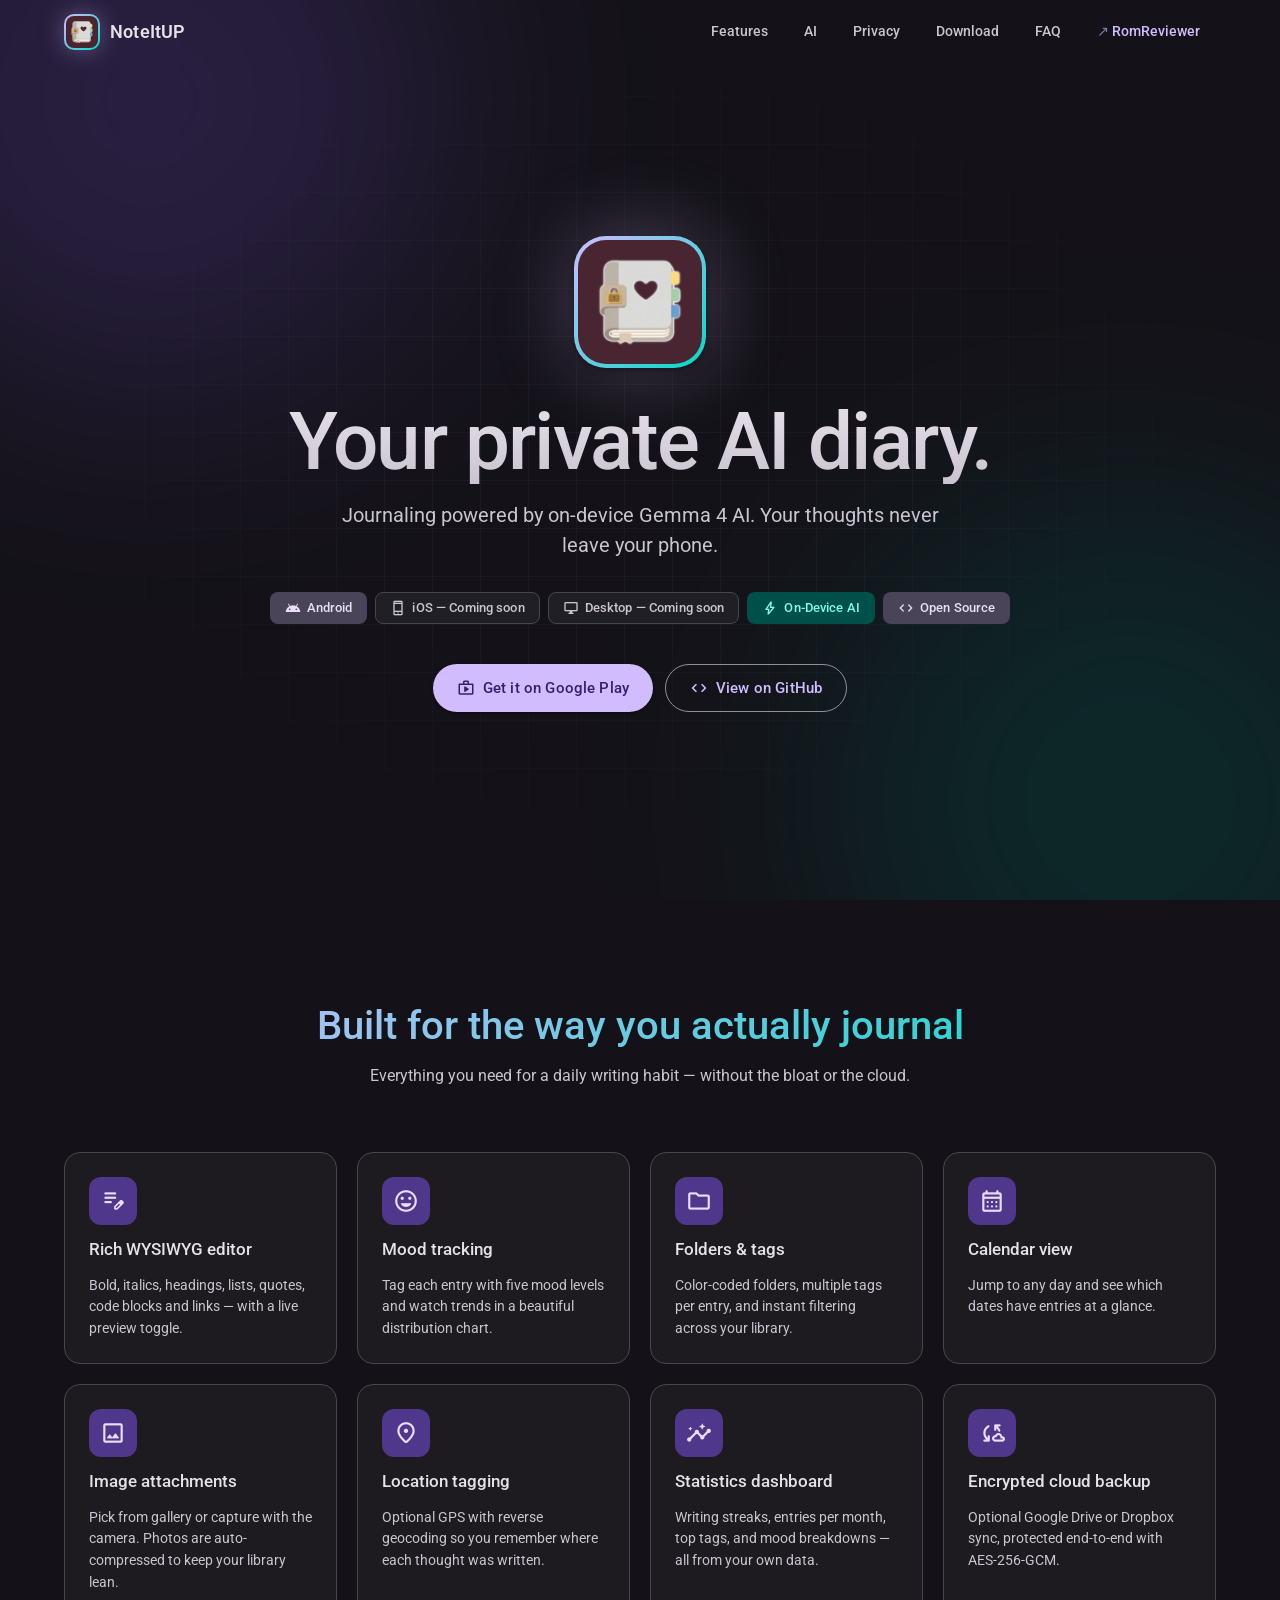
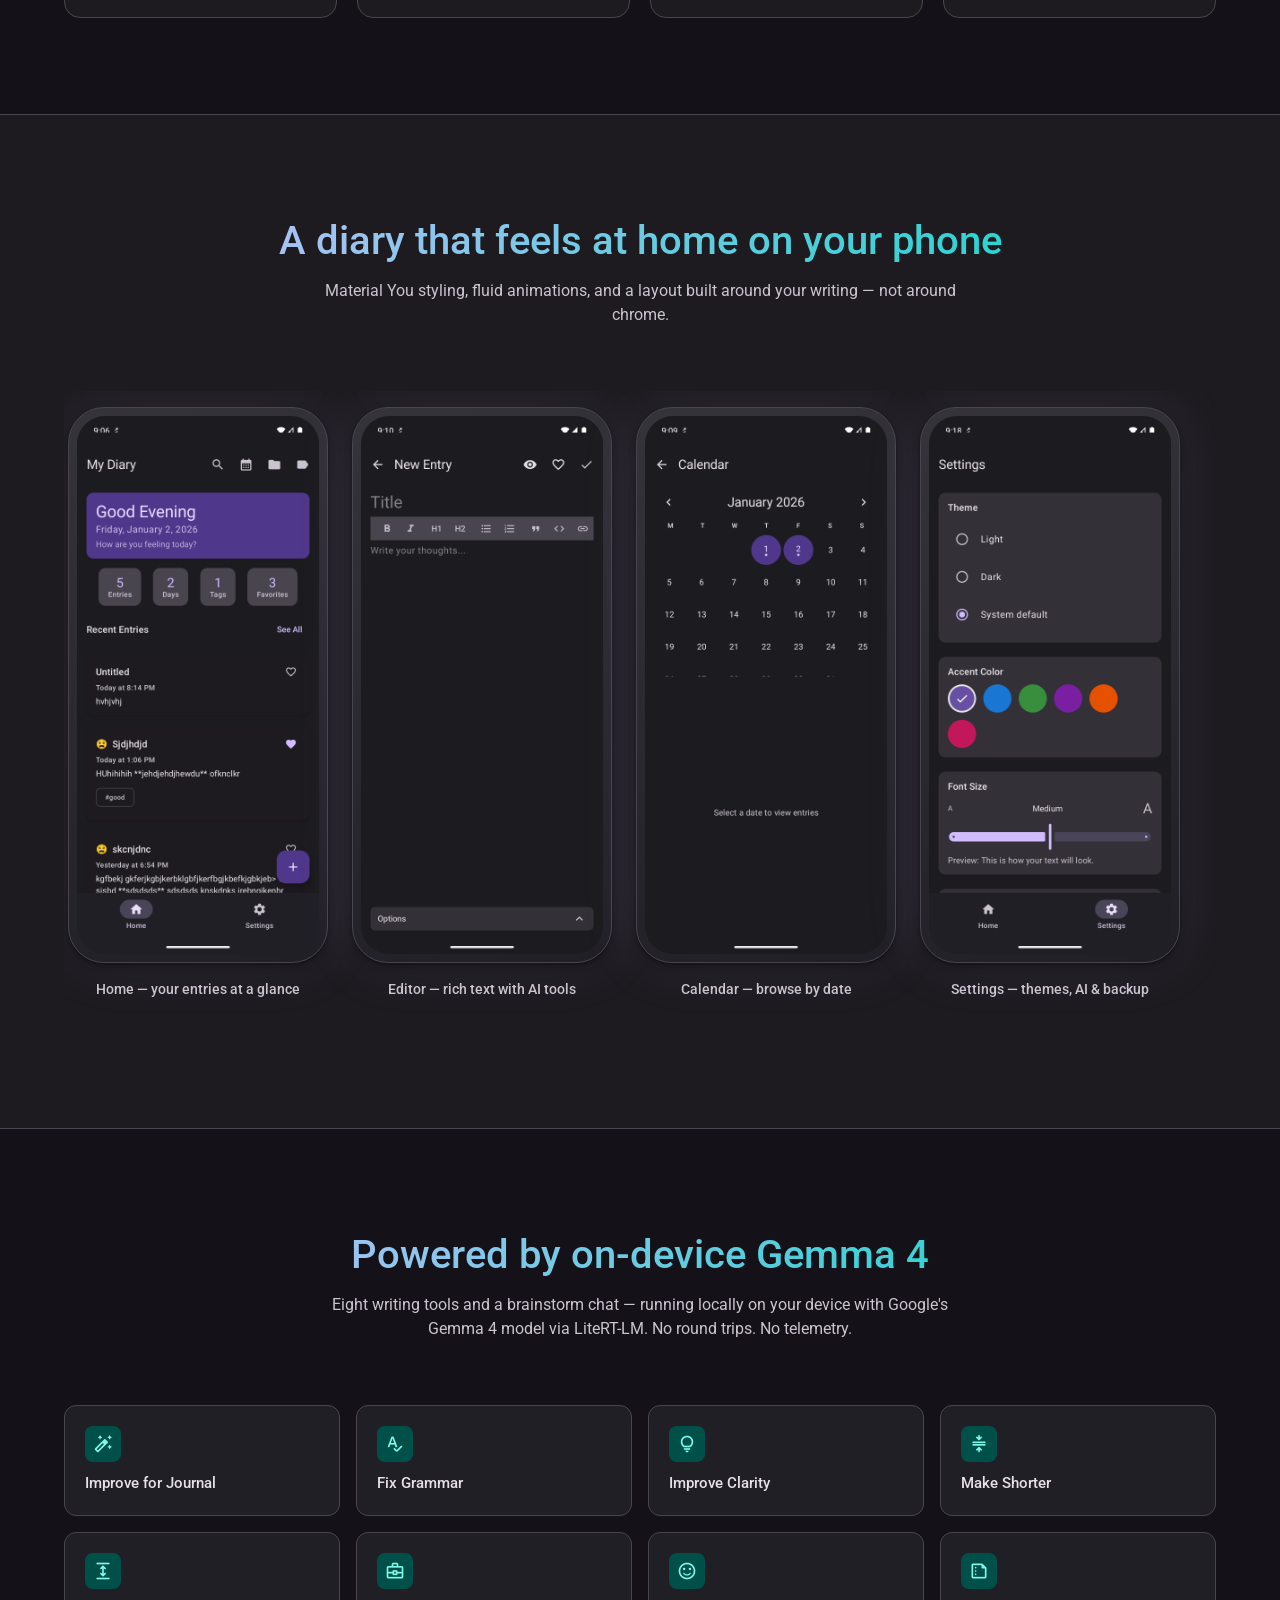
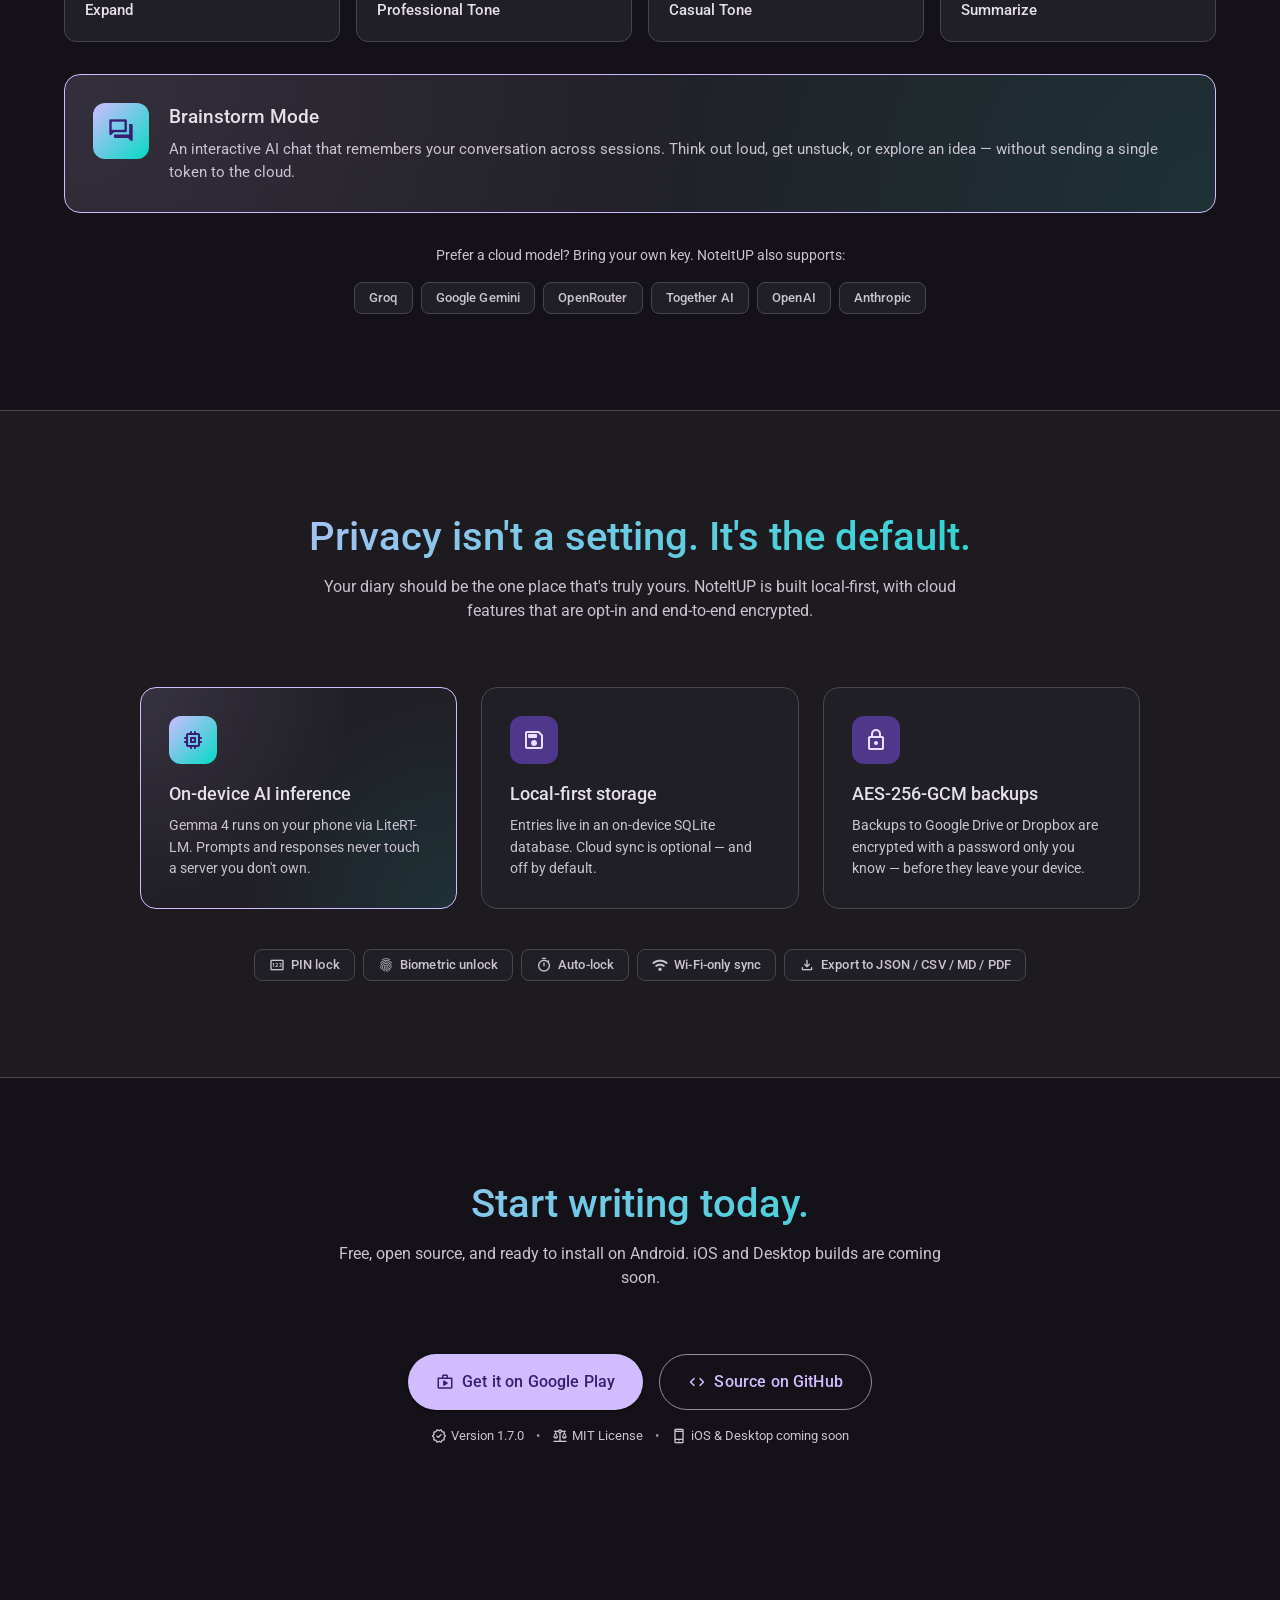
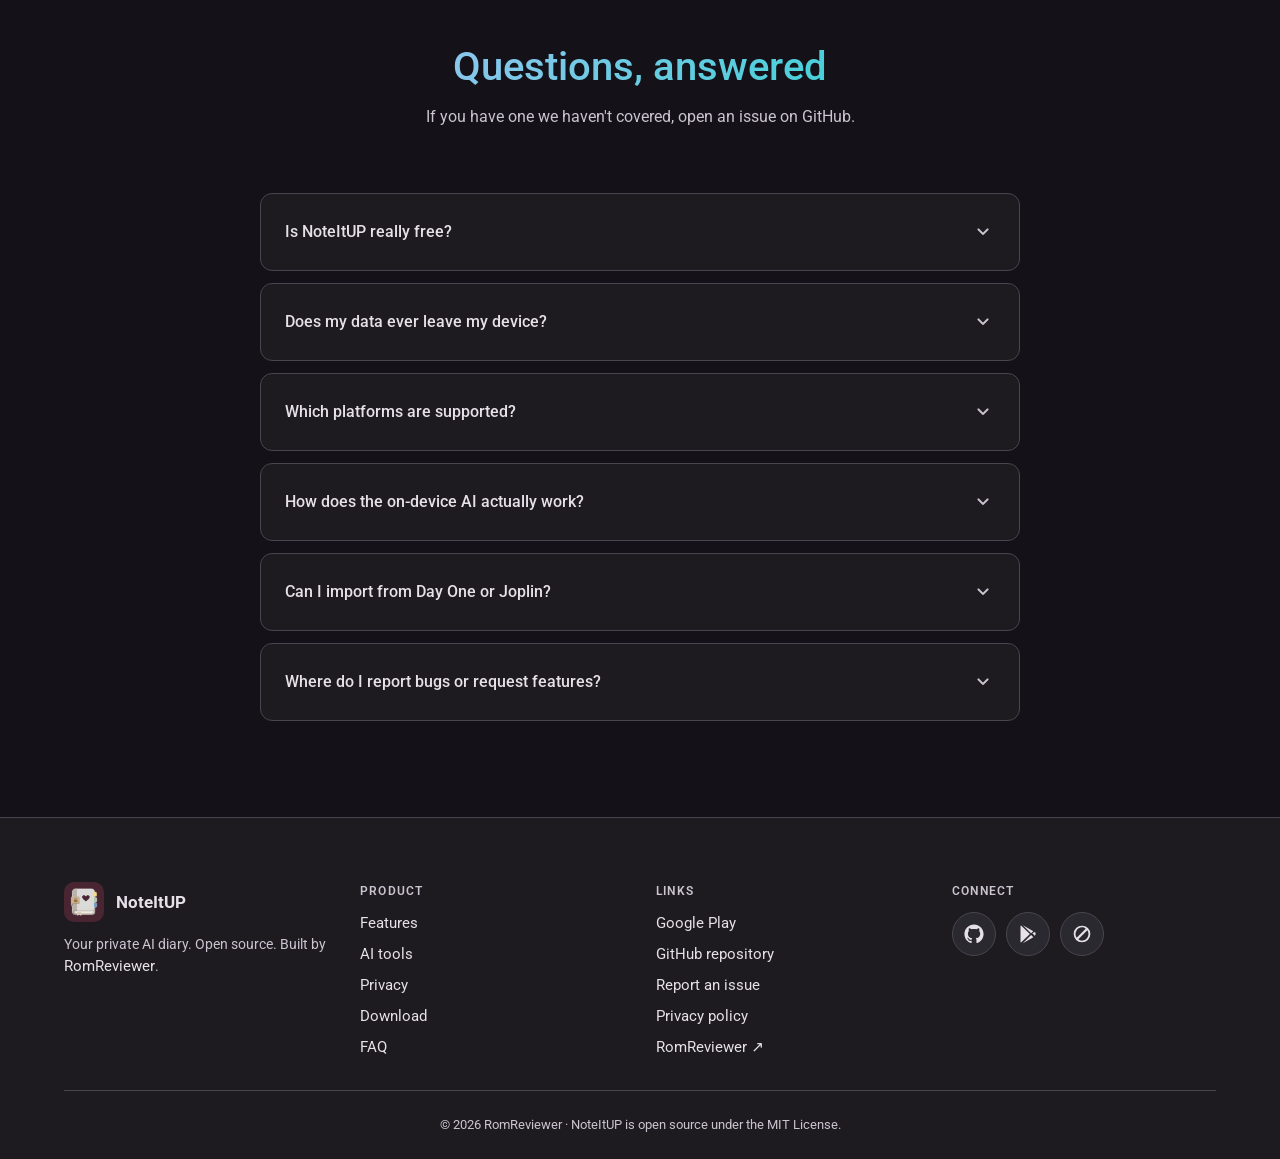
<file: index.html>
<!DOCTYPE html>
<html lang="en">
<head>
  <meta charset="utf-8">
  <meta name="viewport" content="width=device-width, initial-scale=1, viewport-fit=cover">
  <meta name="theme-color" content="#141218">
  <meta name="description" content="NoteItUP — privacy-first AI diary &amp; journal with on-device Gemma 4. Rich editor, mood tracking, encrypted cloud backup. Android, iOS &amp; Desktop. Open source.">
  <meta name="author" content="RomReviewer">

  <meta property="og:title" content="NoteItUP — Your private AI diary">
  <meta property="og:description" content="Journaling powered by on-device Gemma 4 AI. Your thoughts never leave your phone.">
  <meta property="og:type" content="website">
  <meta property="og:image" content="img/icon.png">
  <meta name="twitter:card" content="summary_large_image">

  <title>NoteItUP — Your private AI diary</title>

  <link rel="icon" href="img/icon.png" type="image/png">
  <link rel="apple-touch-icon" href="img/icon.png">

  <link rel="preconnect" href="https://fonts.googleapis.com">
  <link rel="preconnect" href="https://fonts.gstatic.com" crossorigin>
  <link href="https://fonts.googleapis.com/css2?family=Roboto:wght@400;500;700&display=swap" rel="stylesheet">
  <link href="https://fonts.googleapis.com/css2?family=Material+Symbols+Rounded:opsz,wght,FILL,GRAD@24,400,0,0&display=swap" rel="stylesheet">

  <link rel="stylesheet" href="css/style.css">
</head>

<body id="page-top">

  <!-- Top App Bar -->
  <header class="m3-top-bar" id="topBar">
    <div class="container">
      <a class="m3-brand" href="#page-top" aria-label="NoteItUP">
        <span class="brand-logo" aria-hidden="true">
          <img src="img/icon.png" alt="">
        </span>
        <span class="brand-name">NoteItUP</span>
      </a>
      <nav class="m3-nav" id="primaryNav" aria-label="Primary">
        <a href="#features">Features</a>
        <a href="#ai">AI</a>
        <a href="#privacy">Privacy</a>
        <a href="#download">Download</a>
        <a href="#faq">FAQ</a>
        <a href="https://romreviewer.com" class="parent-link" rel="noopener">RomReviewer</a>
      </nav>
      <button class="m3-menu-btn" id="menuBtn" aria-label="Toggle menu" aria-expanded="false" aria-controls="primaryNav">
        <span class="material-symbols-rounded">menu</span>
      </button>
    </div>
  </header>

  <!-- Hero -->
  <section class="hero" id="hero">
    <div class="grid-bg" aria-hidden="true"></div>
    <div class="hero-inner">
      <div class="hero-logo reveal">
        <img src="img/icon.png" alt="NoteItUP app icon">
      </div>
      <h1 class="reveal">Your private AI diary.</h1>
      <p class="hero-sub reveal">Journaling powered by on-device Gemma 4 AI. Your thoughts never leave your phone.</p>
      <div class="role-chips reveal">
        <span class="m3-chip assist"><span class="material-symbols-rounded">android</span>Android</span>
        <span class="m3-chip"><span class="material-symbols-rounded">phone_iphone</span>iOS — Coming soon</span>
        <span class="m3-chip"><span class="material-symbols-rounded">desktop_windows</span>Desktop — Coming soon</span>
        <span class="m3-chip tonal"><span class="material-symbols-rounded">bolt</span>On-Device AI</span>
        <span class="m3-chip assist"><span class="material-symbols-rounded">code</span>Open Source</span>
      </div>
      <div class="hero-actions reveal">
        <a href="https://play.google.com/store/apps/details?id=com.romreviewertools.noteitup" class="m3-btn filled" target="_blank" rel="noopener">
          <span class="material-symbols-rounded">shop</span>
          Get it on Google Play
        </a>
        <a href="https://github.com/romreviewer/NoteItUP" class="m3-btn outlined" target="_blank" rel="noopener">
          <span class="material-symbols-rounded">code</span>
          View on GitHub
        </a>
      </div>
    </div>
  </section>

  <!-- Features -->
  <section id="features">
    <div class="container">
      <div class="section-header">
        <h2>Built for the way you actually journal</h2>
        <p>Everything you need for a daily writing habit — without the bloat or the cloud.</p>
      </div>
      <div class="features-grid">

        <div class="feature-card reveal">
          <div class="icon"><span class="material-symbols-rounded">edit_note</span></div>
          <h3>Rich WYSIWYG editor</h3>
          <p>Bold, italics, headings, lists, quotes, code blocks and links — with a live preview toggle.</p>
        </div>

        <div class="feature-card reveal">
          <div class="icon"><span class="material-symbols-rounded">mood</span></div>
          <h3>Mood tracking</h3>
          <p>Tag each entry with five mood levels and watch trends in a beautiful distribution chart.</p>
        </div>

        <div class="feature-card reveal">
          <div class="icon"><span class="material-symbols-rounded">folder</span></div>
          <h3>Folders &amp; tags</h3>
          <p>Color-coded folders, multiple tags per entry, and instant filtering across your library.</p>
        </div>

        <div class="feature-card reveal">
          <div class="icon"><span class="material-symbols-rounded">calendar_month</span></div>
          <h3>Calendar view</h3>
          <p>Jump to any day and see which dates have entries at a glance.</p>
        </div>

        <div class="feature-card reveal">
          <div class="icon"><span class="material-symbols-rounded">image</span></div>
          <h3>Image attachments</h3>
          <p>Pick from gallery or capture with the camera. Photos are auto-compressed to keep your library lean.</p>
        </div>

        <div class="feature-card reveal">
          <div class="icon"><span class="material-symbols-rounded">location_on</span></div>
          <h3>Location tagging</h3>
          <p>Optional GPS with reverse geocoding so you remember where each thought was written.</p>
        </div>

        <div class="feature-card reveal">
          <div class="icon"><span class="material-symbols-rounded">insights</span></div>
          <h3>Statistics dashboard</h3>
          <p>Writing streaks, entries per month, top tags, and mood breakdowns — all from your own data.</p>
        </div>

        <div class="feature-card reveal">
          <div class="icon"><span class="material-symbols-rounded">cloud_sync</span></div>
          <h3>Encrypted cloud backup</h3>
          <p>Optional Google Drive or Dropbox sync, protected end-to-end with AES-256-GCM.</p>
        </div>

      </div>
    </div>
  </section>

  <!-- Screenshots -->
  <section class="shots" id="screenshots">
    <div class="container">
      <div class="section-header">
        <h2>A diary that feels at home on your phone</h2>
        <p>Material You styling, fluid animations, and a layout built around your writing — not around chrome.</p>
      </div>
      <div class="shots-scroll" role="list">
        <div class="shot reveal" role="listitem">
          <div class="shot-frame"><img src="img/screenshots/home.png" alt="NoteItUP home screen showing the list of journal entries" loading="lazy"></div>
          <span class="shot-caption">Home — your entries at a glance</span>
        </div>
        <div class="shot reveal" role="listitem">
          <div class="shot-frame"><img src="img/screenshots/editor.png" alt="NoteItUP editor screen with rich text formatting toolbar" loading="lazy"></div>
          <span class="shot-caption">Editor — rich text with AI tools</span>
        </div>
        <div class="shot reveal" role="listitem">
          <div class="shot-frame"><img src="img/screenshots/calendar.png" alt="NoteItUP calendar view showing entries by date" loading="lazy"></div>
          <span class="shot-caption">Calendar — browse by date</span>
        </div>
        <div class="shot reveal" role="listitem">
          <div class="shot-frame"><img src="img/screenshots/settings.png" alt="NoteItUP settings screen with theme and AI options" loading="lazy"></div>
          <span class="shot-caption">Settings — themes, AI &amp; backup</span>
        </div>
      </div>
    </div>
  </section>

  <!-- AI Tools -->
  <section id="ai">
    <div class="container">
      <div class="section-header">
        <h2>Powered by on-device Gemma 4</h2>
        <p>Eight writing tools and a brainstorm chat — running locally on your device with Google's Gemma 4 model via LiteRT-LM. No round trips. No telemetry.</p>
      </div>

      <div class="ai-grid">
        <div class="ai-tile reveal">
          <div class="icon"><span class="material-symbols-rounded">auto_fix_high</span></div>
          <span class="label">Improve for Journal</span>
        </div>
        <div class="ai-tile reveal">
          <div class="icon"><span class="material-symbols-rounded">spellcheck</span></div>
          <span class="label">Fix Grammar</span>
        </div>
        <div class="ai-tile reveal">
          <div class="icon"><span class="material-symbols-rounded">lightbulb</span></div>
          <span class="label">Improve Clarity</span>
        </div>
        <div class="ai-tile reveal">
          <div class="icon"><span class="material-symbols-rounded">compress</span></div>
          <span class="label">Make Shorter</span>
        </div>
        <div class="ai-tile reveal">
          <div class="icon"><span class="material-symbols-rounded">expand</span></div>
          <span class="label">Expand</span>
        </div>
        <div class="ai-tile reveal">
          <div class="icon"><span class="material-symbols-rounded">business_center</span></div>
          <span class="label">Professional Tone</span>
        </div>
        <div class="ai-tile reveal">
          <div class="icon"><span class="material-symbols-rounded">sentiment_satisfied</span></div>
          <span class="label">Casual Tone</span>
        </div>
        <div class="ai-tile reveal">
          <div class="icon"><span class="material-symbols-rounded">summarize</span></div>
          <span class="label">Summarize</span>
        </div>
      </div>

      <div class="brainstorm-card reveal">
        <div class="icon"><span class="material-symbols-rounded">forum</span></div>
        <div>
          <h3>Brainstorm Mode</h3>
          <p>An interactive AI chat that remembers your conversation across sessions. Think out loud, get unstuck, or explore an idea — without sending a single token to the cloud.</p>
        </div>
      </div>

      <p class="byok-note">Prefer a cloud model? Bring your own key. NoteItUP also supports:</p>
      <div class="byok-row">
        <span class="m3-chip">Groq</span>
        <span class="m3-chip">Google Gemini</span>
        <span class="m3-chip">OpenRouter</span>
        <span class="m3-chip">Together AI</span>
        <span class="m3-chip">OpenAI</span>
        <span class="m3-chip">Anthropic</span>
      </div>
    </div>
  </section>

  <!-- Privacy -->
  <section class="priv" id="privacy">
    <div class="container">
      <div class="section-header">
        <h2>Privacy isn't a setting. It's the default.</h2>
        <p>Your diary should be the one place that's truly yours. NoteItUP is built local-first, with cloud features that are opt-in and end-to-end encrypted.</p>
      </div>

      <div class="priv-grid">
        <div class="priv-card featured reveal">
          <div class="icon"><span class="material-symbols-rounded">memory</span></div>
          <h3>On-device AI inference</h3>
          <p>Gemma 4 runs on your phone via LiteRT-LM. Prompts and responses never touch a server you don't own.</p>
        </div>
        <div class="priv-card reveal">
          <div class="icon"><span class="material-symbols-rounded">save</span></div>
          <h3>Local-first storage</h3>
          <p>Entries live in an on-device SQLite database. Cloud sync is optional — and off by default.</p>
        </div>
        <div class="priv-card reveal">
          <div class="icon"><span class="material-symbols-rounded">lock</span></div>
          <h3>AES-256-GCM backups</h3>
          <p>Backups to Google Drive or Dropbox are encrypted with a password only you know — before they leave your device.</p>
        </div>
      </div>

      <div class="priv-chips">
        <span class="m3-chip"><span class="material-symbols-rounded">pin</span>PIN lock</span>
        <span class="m3-chip"><span class="material-symbols-rounded">fingerprint</span>Biometric unlock</span>
        <span class="m3-chip"><span class="material-symbols-rounded">timer</span>Auto-lock</span>
        <span class="m3-chip"><span class="material-symbols-rounded">wifi</span>Wi-Fi-only sync</span>
        <span class="m3-chip"><span class="material-symbols-rounded">file_download</span>Export to JSON / CSV / MD / PDF</span>
      </div>
    </div>
  </section>

  <!-- Download -->
  <section id="download">
    <div class="container">
      <div class="section-header">
        <h2>Start writing today.</h2>
        <p>Free, open source, and ready to install on Android. iOS and Desktop builds are coming soon.</p>
      </div>
      <div class="download-inner">
        <div class="dl-row">
          <a href="https://play.google.com/store/apps/details?id=com.romreviewertools.noteitup" class="m3-btn filled" target="_blank" rel="noopener">
            <span class="material-symbols-rounded">shop</span>
            Get it on Google Play
          </a>
          <a href="https://github.com/romreviewer/NoteItUP" class="m3-btn outlined" target="_blank" rel="noopener">
            <span class="material-symbols-rounded">code</span>
            Source on GitHub
          </a>
        </div>
        <div class="dl-meta">
          <span><span class="material-symbols-rounded" style="font-size:16px">verified</span>Version 1.7.0</span>
          <span class="dot">•</span>
          <span><span class="material-symbols-rounded" style="font-size:16px">balance</span>MIT License</span>
          <span class="dot">•</span>
          <span><span class="material-symbols-rounded" style="font-size:16px">phone_iphone</span>iOS &amp; Desktop coming soon</span>
        </div>
      </div>
    </div>
  </section>

  <!-- FAQ -->
  <section id="faq">
    <div class="container">
      <div class="section-header">
        <h2>Questions, answered</h2>
        <p>If you have one we haven't covered, open an issue on GitHub.</p>
      </div>
      <div class="faq-list">

        <details class="faq-item reveal">
          <summary>Is NoteItUP really free?</summary>
          <div class="faq-body">Yes — completely free, with no ads, no trackers, and no premium tier. The app is open source under the MIT license, so you can audit, fork, or self-build it any time.</div>
        </details>

        <details class="faq-item reveal">
          <summary>Does my data ever leave my device?</summary>
          <div class="faq-body">Only if you explicitly turn on cloud backup. By default, every entry, image, and AI response stays on your phone. If you do enable Google Drive or Dropbox sync, backups are encrypted with AES-256-GCM using a password you choose — before they're uploaded.</div>
        </details>

        <details class="faq-item reveal">
          <summary>Which platforms are supported?</summary>
          <div class="faq-body">Android is the primary platform and is live on the Play Store today. iOS and Desktop (macOS, Windows, Linux) builds exist in the codebase via Kotlin Multiplatform / Compose Multiplatform and will be published next.</div>
        </details>

        <details class="faq-item reveal">
          <summary>How does the on-device AI actually work?</summary>
          <div class="faq-body">NoteItUP ships Google's Gemma 4 (2B parameters, instruction-tuned) and runs it locally using LiteRT-LM, Google's on-device inference engine. The model is downloaded once, then every "Improve clarity" or Brainstorm chat happens entirely offline.</div>
        </details>

        <details class="faq-item reveal">
          <summary>Can I import from Day One or Joplin?</summary>
          <div class="faq-body">Yes. NoteItUP imports full Day One archives (with photos) and Joplin <code>.jex</code> exports. You can also restore from any previous NoteItUP backup. Exports go out as JSON, CSV, Markdown, or formatted PDF.</div>
        </details>

        <details class="faq-item reveal">
          <summary>Where do I report bugs or request features?</summary>
          <div class="faq-body">On <a href="https://github.com/romreviewer/NoteItUP/issues" target="_blank" rel="noopener">GitHub Issues</a>. PRs welcome too.</div>
        </details>

      </div>
    </div>
  </section>

  <!-- Footer -->
  <footer class="footer">
    <div class="container">
      <div class="footer-grid">
        <div>
          <div class="brand-row">
            <img src="img/icon.png" alt="">
            <strong>NoteItUP</strong>
          </div>
          <p class="tagline">Your private AI diary. Open source. Built by <a href="https://romreviewer.com" rel="noopener">RomReviewer</a>.</p>
        </div>

        <div>
          <h4>Product</h4>
          <div class="col-links">
            <a href="#features">Features</a>
            <a href="#ai">AI tools</a>
            <a href="#privacy">Privacy</a>
            <a href="#download">Download</a>
            <a href="#faq">FAQ</a>
          </div>
        </div>

        <div>
          <h4>Links</h4>
          <div class="col-links">
            <a href="https://play.google.com/store/apps/details?id=com.romreviewertools.noteitup" target="_blank" rel="noopener">Google Play</a>
            <a href="https://github.com/romreviewer/NoteItUP" target="_blank" rel="noopener">GitHub repository</a>
            <a href="https://github.com/romreviewer/NoteItUP/issues" target="_blank" rel="noopener">Report an issue</a>
            <a href="privacy.html">Privacy policy</a>
            <a href="https://romreviewer.com" target="_blank" rel="noopener">RomReviewer ↗</a>
          </div>
        </div>

        <div>
          <h4>Connect</h4>
          <div class="social-row">
            <a class="social-btn" href="https://github.com/romreviewer/NoteItUP" target="_blank" rel="noopener" aria-label="GitHub">
              <svg viewBox="0 0 24 24" aria-hidden="true"><path d="M12 .5C5.65.5.5 5.65.5 12c0 5.08 3.29 9.39 7.86 10.91.58.11.79-.25.79-.56v-2.16c-3.2.7-3.87-1.36-3.87-1.36-.52-1.32-1.27-1.67-1.27-1.67-1.04-.71.08-.7.08-.7 1.15.08 1.76 1.18 1.76 1.18 1.02 1.75 2.68 1.24 3.34.95.1-.74.4-1.25.72-1.54-2.55-.29-5.24-1.28-5.24-5.69 0-1.26.45-2.29 1.19-3.1-.12-.29-.52-1.47.11-3.06 0 0 .97-.31 3.18 1.18.92-.26 1.91-.39 2.9-.39s1.98.13 2.9.39c2.21-1.49 3.18-1.18 3.18-1.18.63 1.59.23 2.77.11 3.06.74.81 1.19 1.84 1.19 3.1 0 4.42-2.69 5.39-5.25 5.68.41.36.78 1.06.78 2.14v3.18c0 .31.21.68.8.56C20.21 21.39 23.5 17.08 23.5 12 23.5 5.65 18.35.5 12 .5z"/></svg>
            </a>
            <a class="social-btn" href="https://play.google.com/store/apps/details?id=com.romreviewertools.noteitup" target="_blank" rel="noopener" aria-label="Google Play">
              <svg viewBox="0 0 24 24" aria-hidden="true"><path d="M3.6 1.7c-.4.2-.6.6-.6 1.1v18.4c0 .5.2.9.6 1.1l10.7-10.3L3.6 1.7zm12.1 11.5l2.7 2.6-12.6 7.2 9.9-9.8zm0-2l-9.9-9.8 12.6 7.2-2.7 2.6zm4.4-1.7l-2.9 1.7 2.9 2.8c.6-.3 1-.9 1-1.7v-1.1c0-.8-.4-1.4-1-1.7z"/></svg>
            </a>
            <a class="social-btn" href="https://romreviewer.com" target="_blank" rel="noopener" aria-label="RomReviewer">
              <svg viewBox="0 0 24 24" aria-hidden="true"><path d="M12 2a10 10 0 100 20 10 10 0 000-20zm0 2c1.7 0 3.2.6 4.4 1.6L5.6 16.4A8 8 0 0112 4zm0 16c-1.7 0-3.2-.6-4.4-1.6L18.4 7.6A8 8 0 0112 20z"/></svg>
            </a>
          </div>
        </div>
      </div>

      <div class="copyright">
        © <span id="year"></span> RomReviewer · NoteItUP is open source under the MIT License.
      </div>
    </div>
  </footer>

  <!-- Scroll-to-top FAB -->
  <button class="m3-fab" id="scrollTopFab" aria-label="Scroll to top">
    <span class="material-symbols-rounded">arrow_upward</span>
  </button>

  <script src="js/main.js" defer></script>
</body>
</html>
</file>
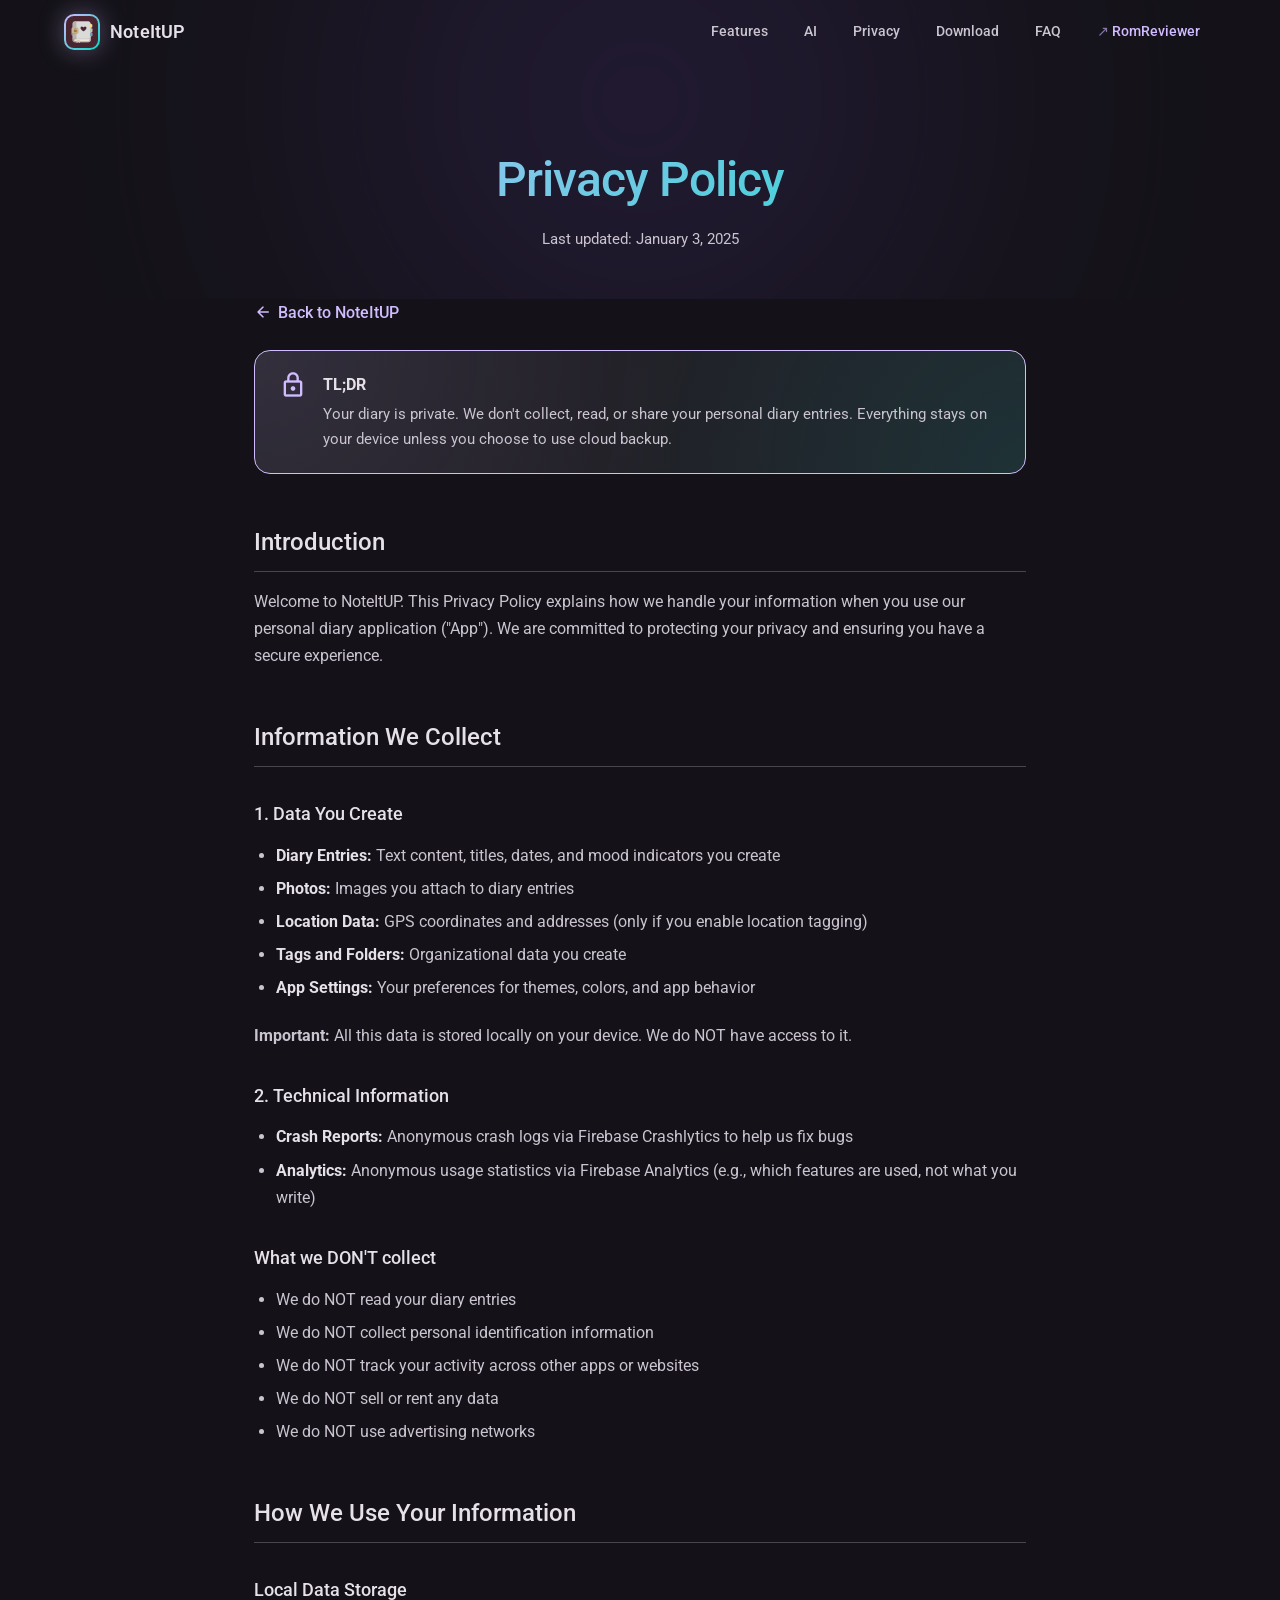
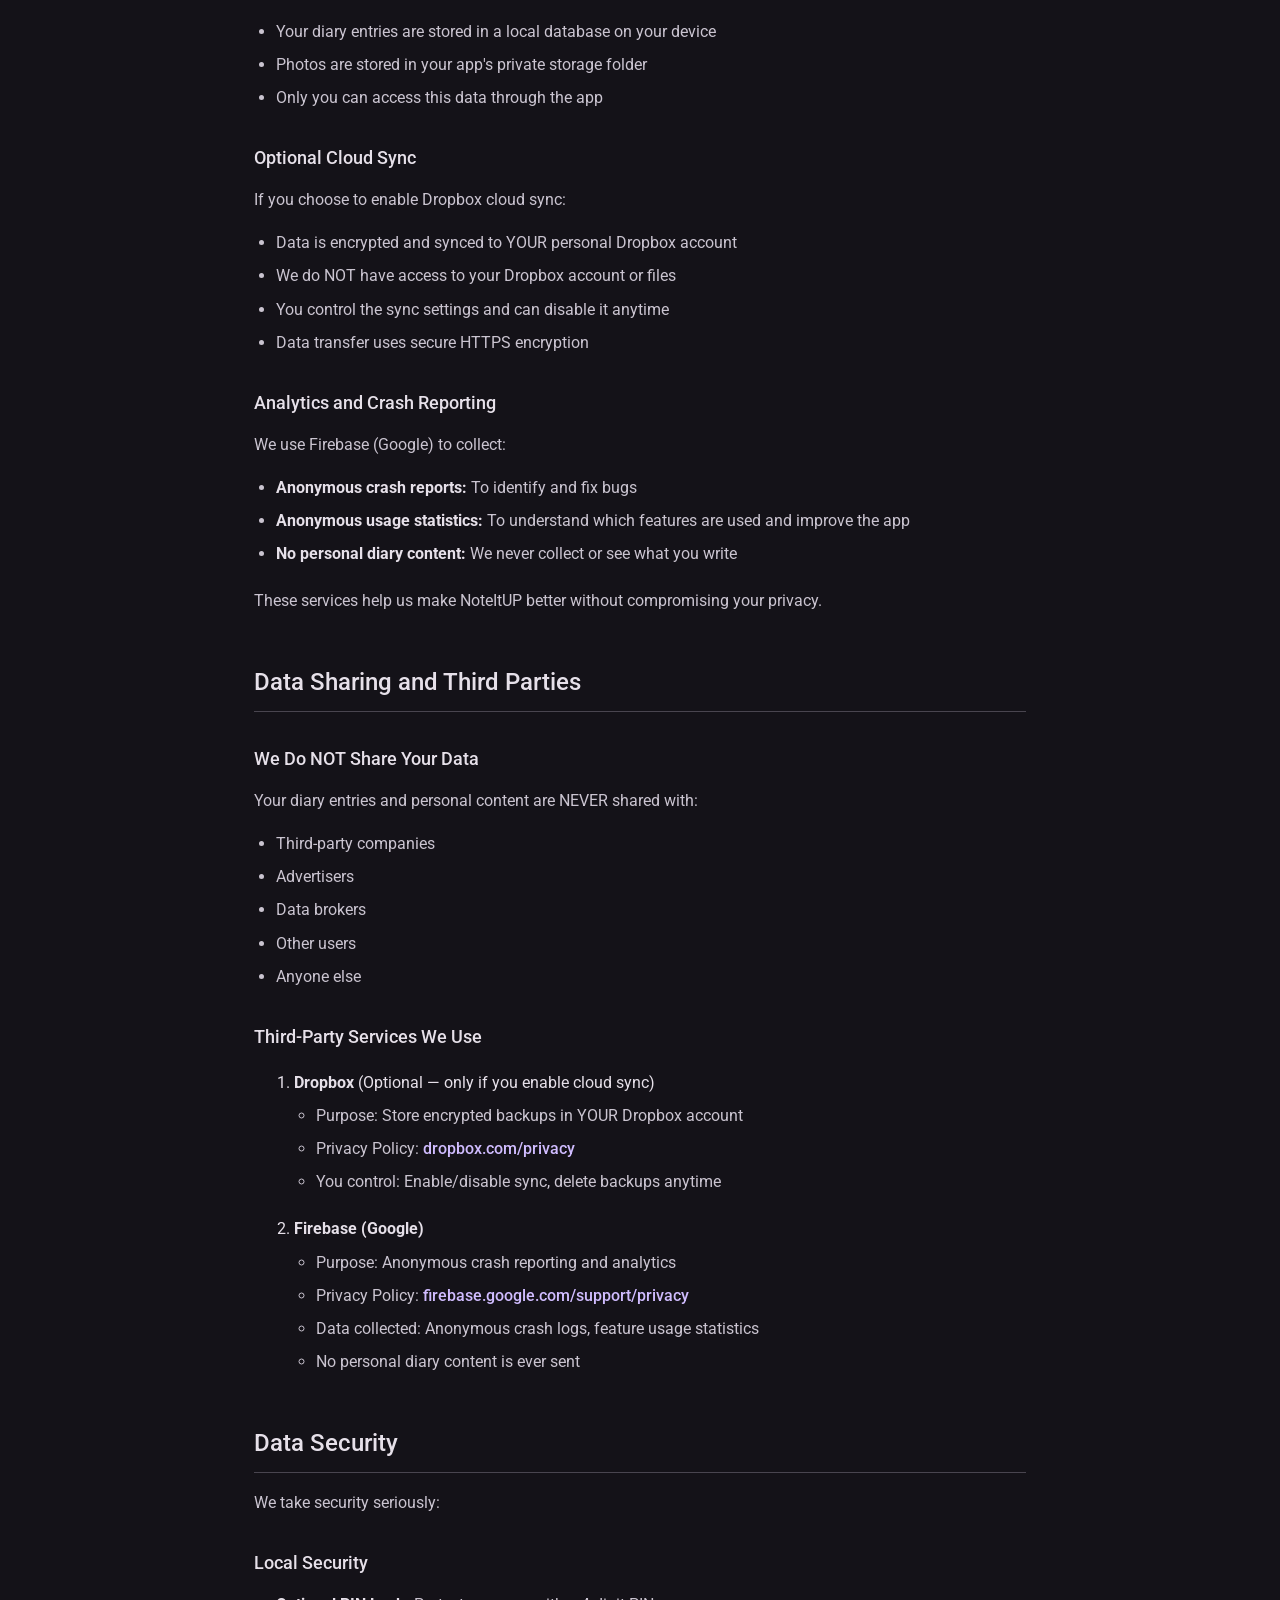
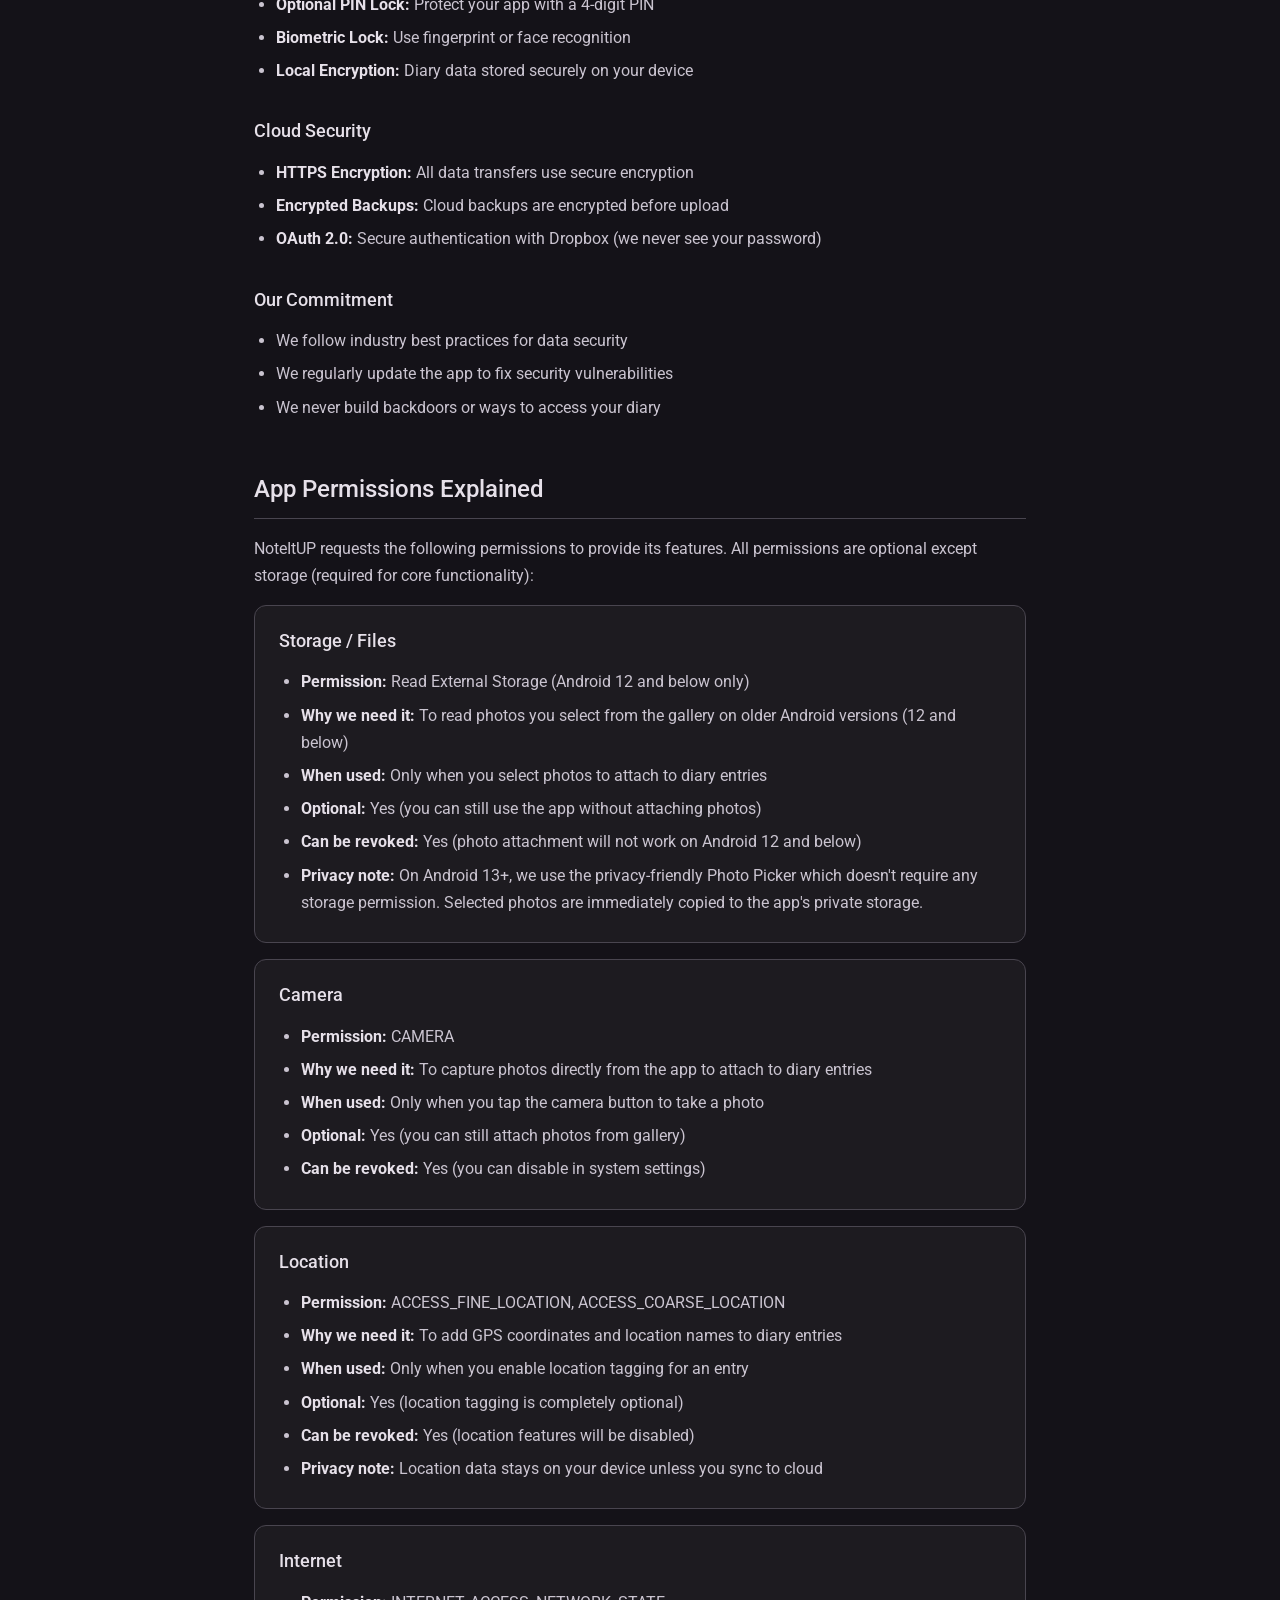
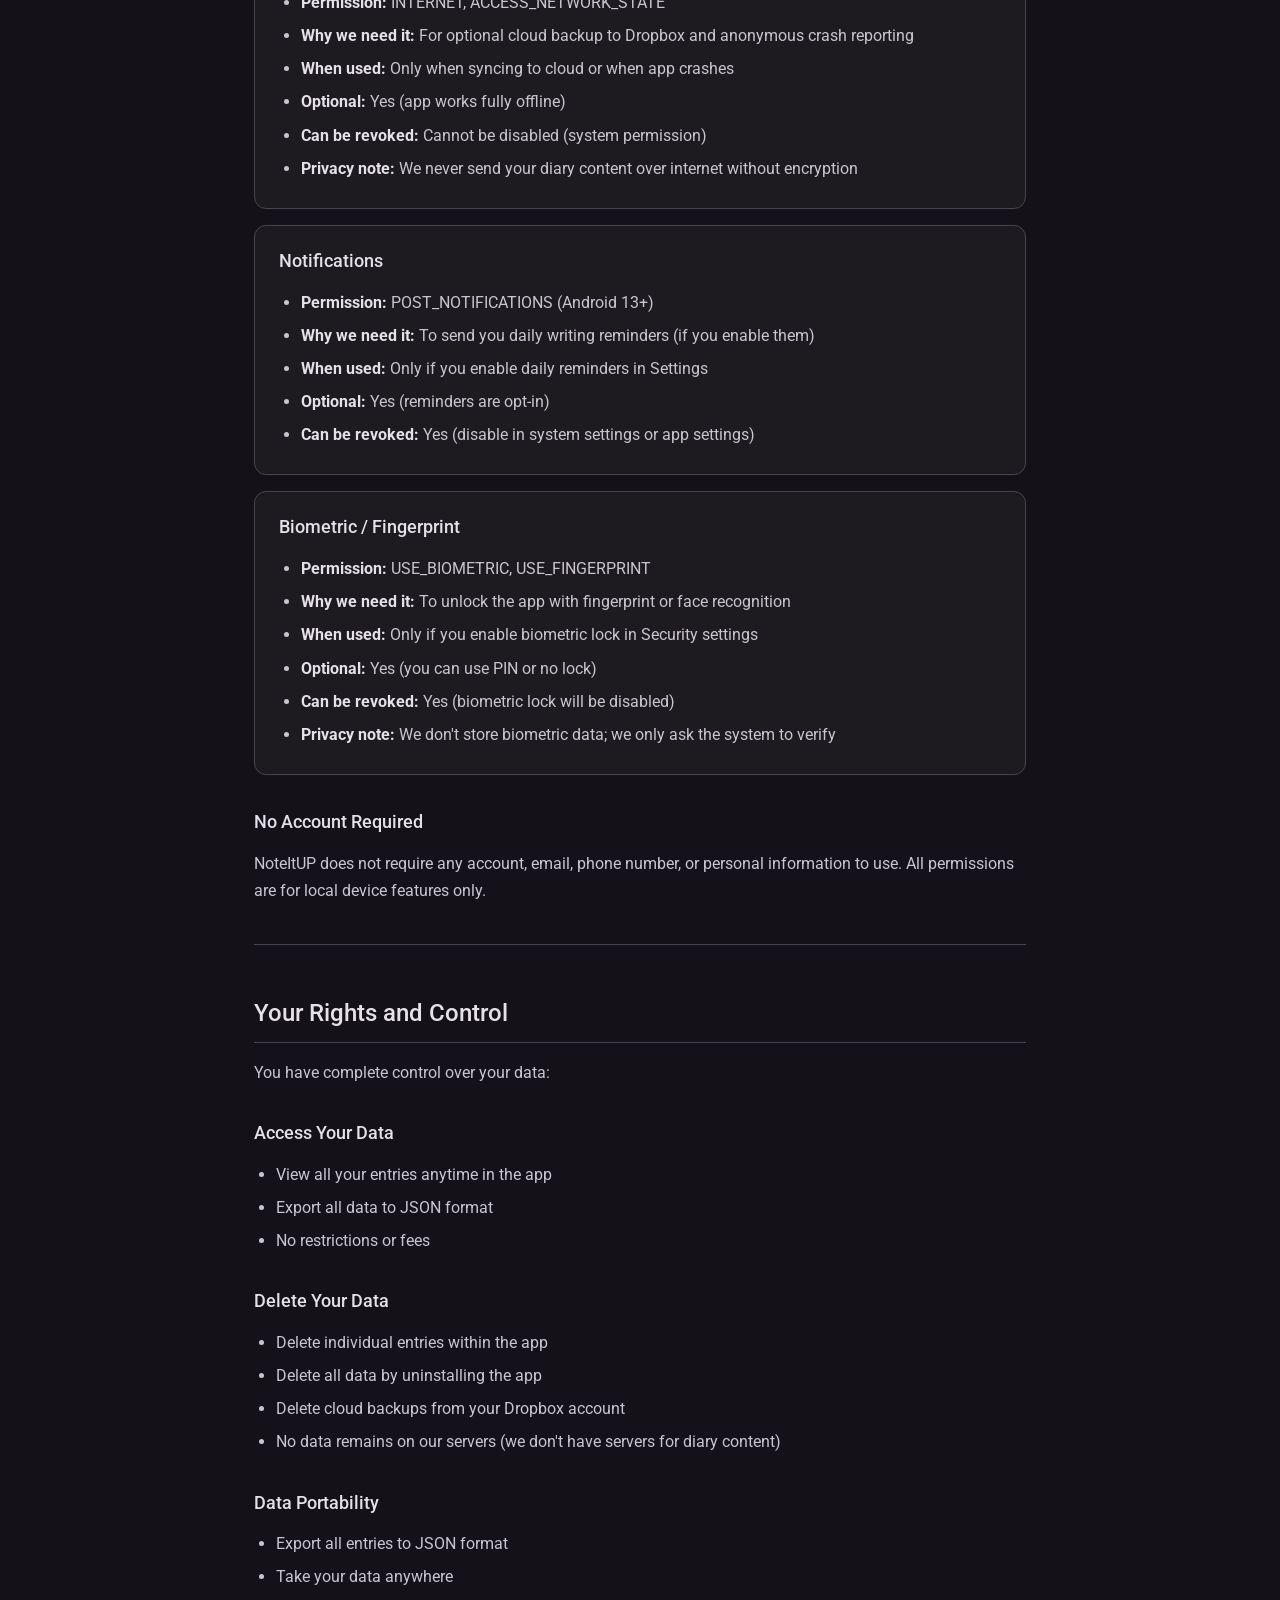
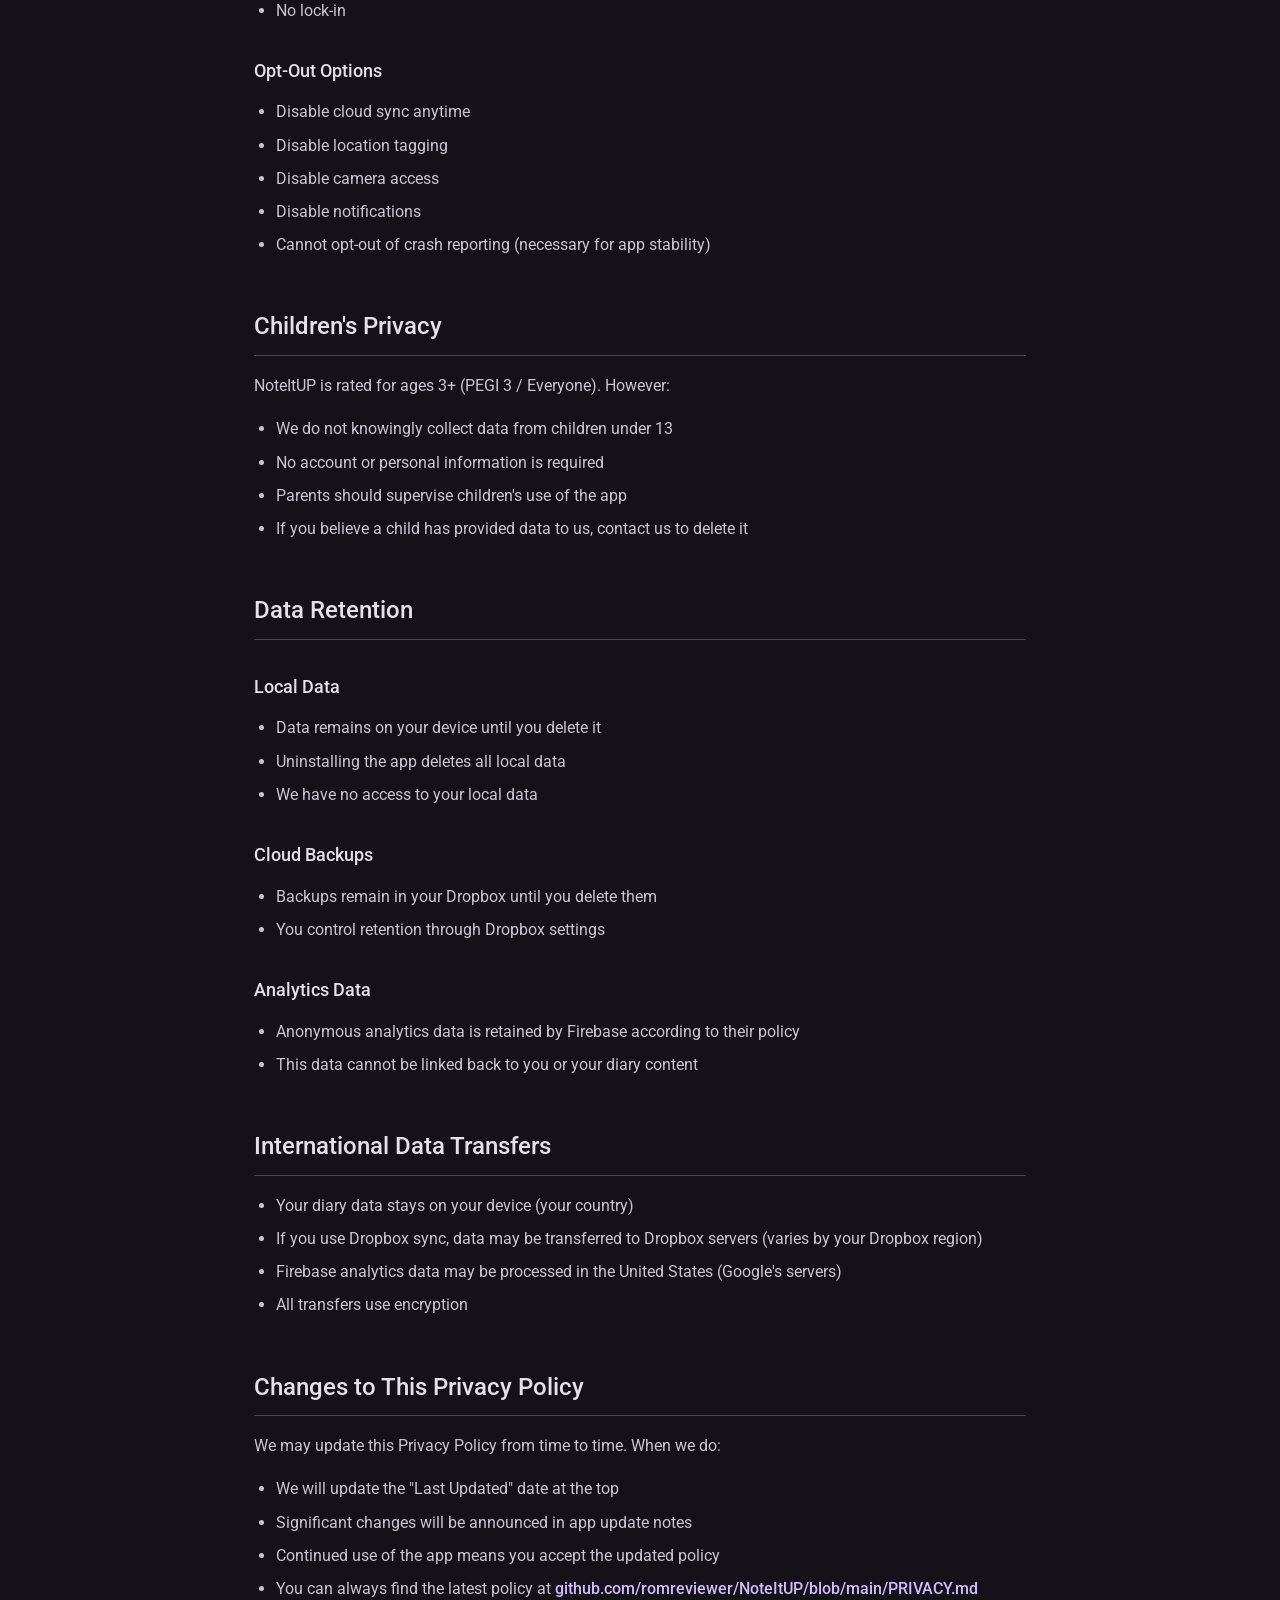
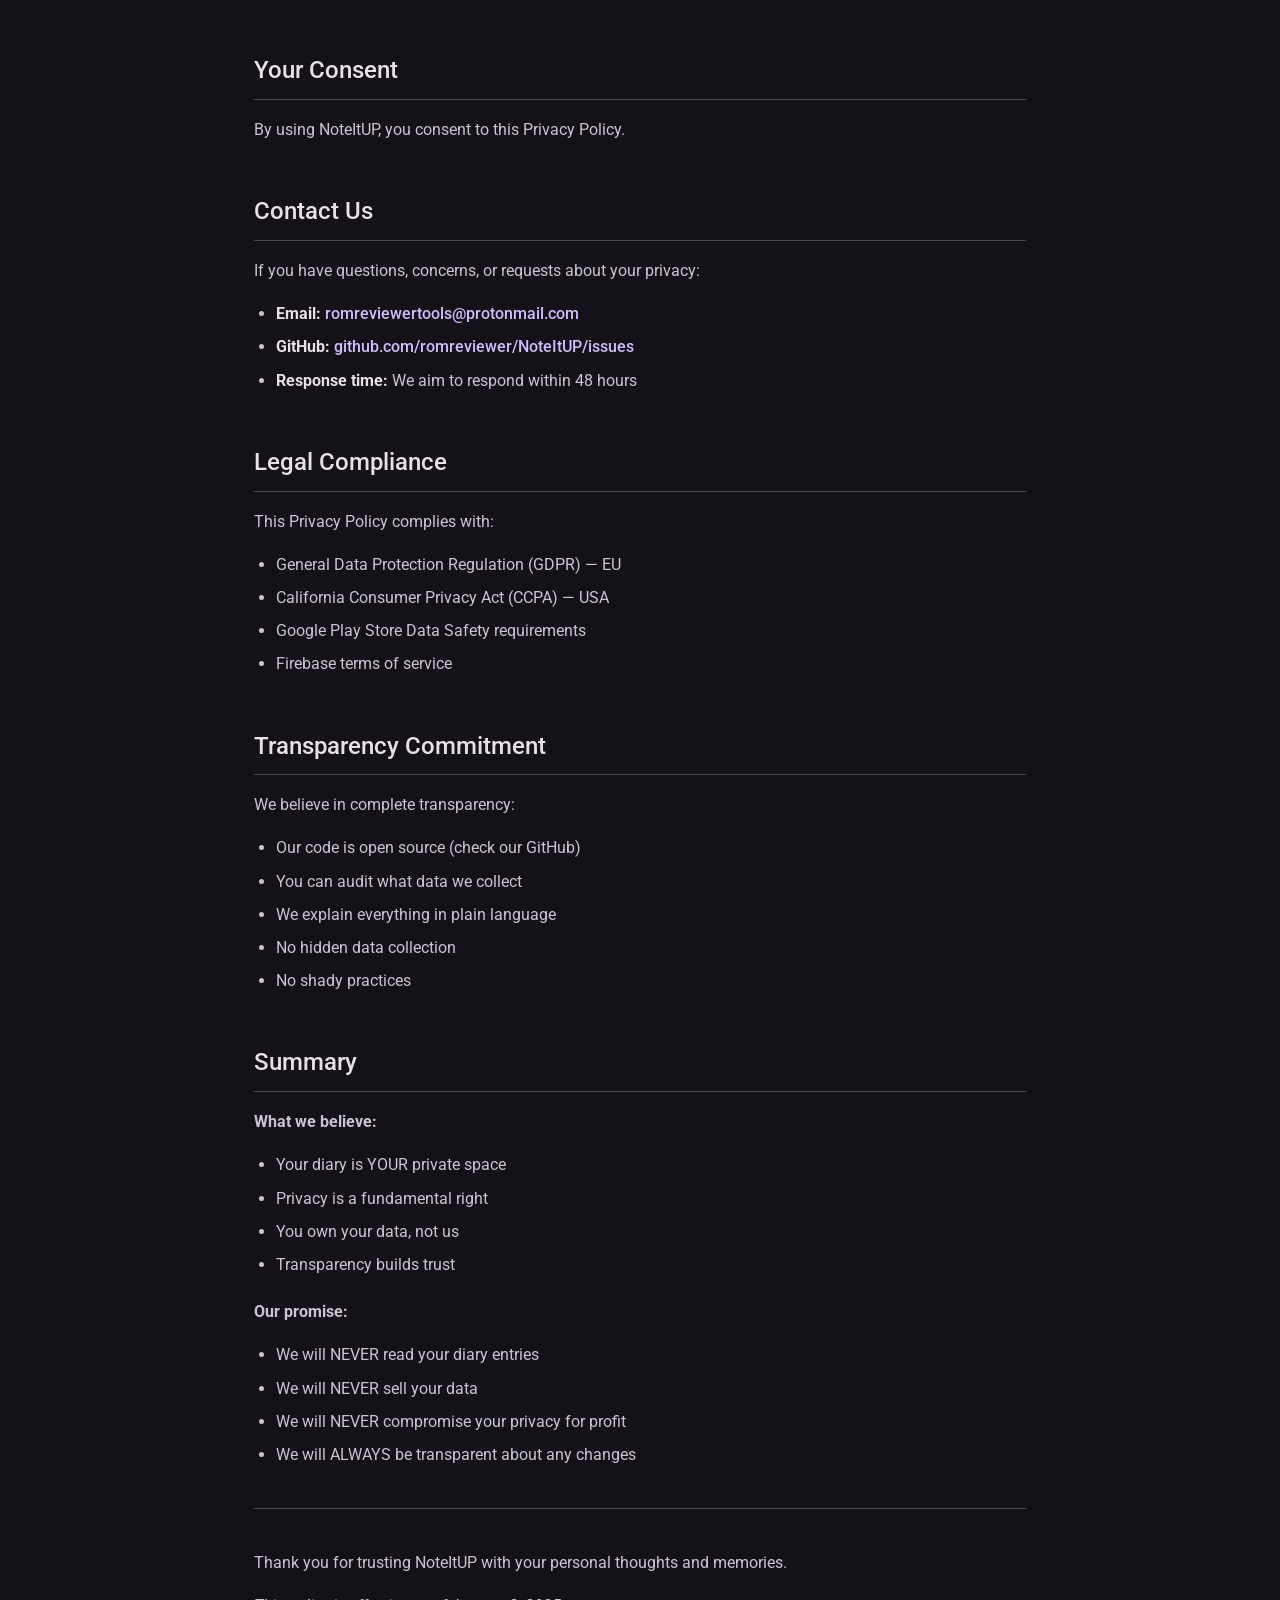
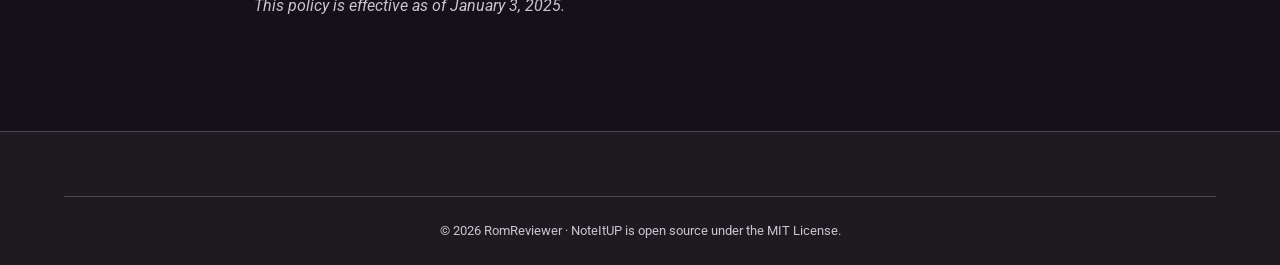
<file: privacy.html>
<!DOCTYPE html>
<html lang="en">
<head>
  <meta charset="utf-8">
  <meta name="viewport" content="width=device-width, initial-scale=1, viewport-fit=cover">
  <meta name="theme-color" content="#141218">
  <meta name="description" content="NoteItUP privacy policy — how the app handles your diary, location, photos, cloud backup, and analytics.">
  <meta name="robots" content="index, follow">

  <title>Privacy Policy — NoteItUP</title>

  <link rel="icon" href="img/icon.png" type="image/png">
  <link rel="apple-touch-icon" href="img/icon.png">

  <link rel="preconnect" href="https://fonts.googleapis.com">
  <link rel="preconnect" href="https://fonts.gstatic.com" crossorigin>
  <link href="https://fonts.googleapis.com/css2?family=Roboto:wght@400;500;700&display=swap" rel="stylesheet">
  <link href="https://fonts.googleapis.com/css2?family=Material+Symbols+Rounded:opsz,wght,FILL,GRAD@24,400,0,0&display=swap" rel="stylesheet">

  <link rel="stylesheet" href="css/style.css">
  <style>
    .legal-hero {
      padding: calc(var(--topbar-h) + 80px) var(--gutter) 48px;
      text-align: center;
      position: relative;
      overflow: hidden;
    }
    .legal-hero::before {
      content: "";
      position: absolute;
      top: -200px; left: 50%;
      width: 600px; height: 600px;
      transform: translateX(-50%);
      background: var(--md-primary-container);
      border-radius: 50%;
      filter: blur(140px);
      opacity: .25;
      z-index: 0;
      pointer-events: none;
    }
    .legal-hero > * { position: relative; z-index: 1; }
    .legal-hero h1 {
      font-size: clamp(2rem, 4vw + 1rem, 3rem);
      font-weight: 500;
      letter-spacing: -.02em;
      margin: 0 0 12px;
      background: linear-gradient(135deg, var(--md-primary) 0%, var(--md-tertiary) 100%);
      -webkit-background-clip: text;
      background-clip: text;
      color: transparent;
    }
    .legal-hero .updated {
      color: var(--md-on-surface-variant);
      font-size: .9375rem;
      margin: 0;
    }

    .legal {
      max-width: 820px;
      margin: 0 auto;
      padding: 0 var(--gutter) 96px;
      color: var(--md-on-surface);
      font-size: 1rem;
      line-height: 1.7;
    }
    .legal .tldr {
      background:
        radial-gradient(circle at 0% 0%, rgba(208,188,255,.10) 0%, transparent 55%),
        radial-gradient(circle at 100% 100%, rgba(3,218,198,.10) 0%, transparent 55%),
        var(--md-surface-container);
      border: 1px solid var(--md-primary);
      border-radius: var(--shape-lg);
      padding: 20px 24px;
      margin: 0 0 40px;
      display: flex;
      gap: 16px;
      align-items: flex-start;
    }
    .legal .tldr .material-symbols-rounded { color: var(--md-primary); font-size: 28px; flex-shrink: 0; }
    .legal .tldr strong { color: var(--md-on-surface); display: block; margin-bottom: 4px; }
    .legal .tldr p { margin: 0; color: var(--md-on-surface-variant); font-size: .9375rem; }

    .legal h2 {
      font-size: 1.5rem;
      font-weight: 500;
      color: var(--md-on-surface);
      margin: 48px 0 16px;
      padding-bottom: 8px;
      border-bottom: 1px solid var(--md-outline-variant);
    }
    .legal h3 {
      font-size: 1.125rem;
      font-weight: 500;
      color: var(--md-on-surface);
      margin: 32px 0 12px;
    }
    .legal p { margin: 0 0 16px; color: var(--md-on-surface-variant); }
    .legal ul { padding-left: 1.4em; margin: 0 0 20px; color: var(--md-on-surface-variant); }
    .legal li { margin: 6px 0; }
    .legal li strong { color: var(--md-on-surface); }
    .legal a { font-weight: 500; }
    .legal code {
      background: var(--md-surface-container-high);
      border: 1px solid var(--md-outline-variant);
      border-radius: var(--shape-xs);
      padding: 1px 6px;
      font-size: .875em;
      font-family: ui-monospace, SFMono-Regular, Menlo, monospace;
    }
    .legal hr {
      border: none;
      border-top: 1px solid var(--md-outline-variant);
      margin: 40px 0;
    }
    .legal .perm-card {
      background: var(--md-surface-container-low);
      border: 1px solid var(--md-outline-variant);
      border-radius: var(--shape-md);
      padding: 20px 24px;
      margin: 0 0 16px;
    }
    .legal .perm-card h3 { margin-top: 0; }
    .legal .perm-card ul { margin-bottom: 0; }

    .legal .back-link {
      display: inline-flex;
      align-items: center;
      gap: 6px;
      color: var(--md-primary);
      font-weight: 500;
      margin-bottom: 24px;
    }
    .legal .back-link .material-symbols-rounded { font-size: 18px; }
  </style>
</head>

<body id="page-top">

  <!-- Top App Bar -->
  <header class="m3-top-bar" id="topBar">
    <div class="container">
      <a class="m3-brand" href="index.html" aria-label="NoteItUP">
        <span class="brand-logo" aria-hidden="true">
          <img src="img/icon.png" alt="">
        </span>
        <span class="brand-name">NoteItUP</span>
      </a>
      <nav class="m3-nav" id="primaryNav" aria-label="Primary">
        <a href="index.html#features">Features</a>
        <a href="index.html#ai">AI</a>
        <a href="index.html#privacy">Privacy</a>
        <a href="index.html#download">Download</a>
        <a href="index.html#faq">FAQ</a>
        <a href="https://romreviewer.com" class="parent-link" rel="noopener">RomReviewer</a>
      </nav>
      <button class="m3-menu-btn" id="menuBtn" aria-label="Toggle menu" aria-expanded="false" aria-controls="primaryNav">
        <span class="material-symbols-rounded">menu</span>
      </button>
    </div>
  </header>

  <section class="legal-hero">
    <h1>Privacy Policy</h1>
    <p class="updated">Last updated: January 3, 2025</p>
  </section>

  <main class="legal">
    <a class="back-link" href="index.html"><span class="material-symbols-rounded">arrow_back</span> Back to NoteItUP</a>

    <div class="tldr">
      <span class="material-symbols-rounded">lock</span>
      <div>
        <strong>TL;DR</strong>
        <p>Your diary is private. We don't collect, read, or share your personal diary entries. Everything stays on your device unless you choose to use cloud backup.</p>
      </div>
    </div>

    <h2>Introduction</h2>
    <p>Welcome to NoteItUP. This Privacy Policy explains how we handle your information when you use our personal diary application ("App"). We are committed to protecting your privacy and ensuring you have a secure experience.</p>

    <h2>Information We Collect</h2>

    <h3>1. Data You Create</h3>
    <ul>
      <li><strong>Diary Entries:</strong> Text content, titles, dates, and mood indicators you create</li>
      <li><strong>Photos:</strong> Images you attach to diary entries</li>
      <li><strong>Location Data:</strong> GPS coordinates and addresses (only if you enable location tagging)</li>
      <li><strong>Tags and Folders:</strong> Organizational data you create</li>
      <li><strong>App Settings:</strong> Your preferences for themes, colors, and app behavior</li>
    </ul>
    <p><strong>Important:</strong> All this data is stored locally on your device. We do NOT have access to it.</p>

    <h3>2. Technical Information</h3>
    <ul>
      <li><strong>Crash Reports:</strong> Anonymous crash logs via Firebase Crashlytics to help us fix bugs</li>
      <li><strong>Analytics:</strong> Anonymous usage statistics via Firebase Analytics (e.g., which features are used, not what you write)</li>
    </ul>

    <h3>What we DON'T collect</h3>
    <ul>
      <li>We do NOT read your diary entries</li>
      <li>We do NOT collect personal identification information</li>
      <li>We do NOT track your activity across other apps or websites</li>
      <li>We do NOT sell or rent any data</li>
      <li>We do NOT use advertising networks</li>
    </ul>

    <h2>How We Use Your Information</h2>

    <h3>Local Data Storage</h3>
    <ul>
      <li>Your diary entries are stored in a local database on your device</li>
      <li>Photos are stored in your app's private storage folder</li>
      <li>Only you can access this data through the app</li>
    </ul>

    <h3>Optional Cloud Sync</h3>
    <p>If you choose to enable Dropbox cloud sync:</p>
    <ul>
      <li>Data is encrypted and synced to YOUR personal Dropbox account</li>
      <li>We do NOT have access to your Dropbox account or files</li>
      <li>You control the sync settings and can disable it anytime</li>
      <li>Data transfer uses secure HTTPS encryption</li>
    </ul>

    <h3>Analytics and Crash Reporting</h3>
    <p>We use Firebase (Google) to collect:</p>
    <ul>
      <li><strong>Anonymous crash reports:</strong> To identify and fix bugs</li>
      <li><strong>Anonymous usage statistics:</strong> To understand which features are used and improve the app</li>
      <li><strong>No personal diary content:</strong> We never collect or see what you write</li>
    </ul>
    <p>These services help us make NoteItUP better without compromising your privacy.</p>

    <h2>Data Sharing and Third Parties</h2>

    <h3>We Do NOT Share Your Data</h3>
    <p>Your diary entries and personal content are NEVER shared with:</p>
    <ul>
      <li>Third-party companies</li>
      <li>Advertisers</li>
      <li>Data brokers</li>
      <li>Other users</li>
      <li>Anyone else</li>
    </ul>

    <h3>Third-Party Services We Use</h3>
    <ol>
      <li>
        <strong>Dropbox</strong> (Optional — only if you enable cloud sync)
        <ul>
          <li>Purpose: Store encrypted backups in YOUR Dropbox account</li>
          <li>Privacy Policy: <a href="https://www.dropbox.com/privacy" target="_blank" rel="noopener">dropbox.com/privacy</a></li>
          <li>You control: Enable/disable sync, delete backups anytime</li>
        </ul>
      </li>
      <li>
        <strong>Firebase (Google)</strong>
        <ul>
          <li>Purpose: Anonymous crash reporting and analytics</li>
          <li>Privacy Policy: <a href="https://firebase.google.com/support/privacy" target="_blank" rel="noopener">firebase.google.com/support/privacy</a></li>
          <li>Data collected: Anonymous crash logs, feature usage statistics</li>
          <li>No personal diary content is ever sent</li>
        </ul>
      </li>
    </ol>

    <h2>Data Security</h2>
    <p>We take security seriously:</p>

    <h3>Local Security</h3>
    <ul>
      <li><strong>Optional PIN Lock:</strong> Protect your app with a 4-digit PIN</li>
      <li><strong>Biometric Lock:</strong> Use fingerprint or face recognition</li>
      <li><strong>Local Encryption:</strong> Diary data stored securely on your device</li>
    </ul>

    <h3>Cloud Security</h3>
    <ul>
      <li><strong>HTTPS Encryption:</strong> All data transfers use secure encryption</li>
      <li><strong>Encrypted Backups:</strong> Cloud backups are encrypted before upload</li>
      <li><strong>OAuth 2.0:</strong> Secure authentication with Dropbox (we never see your password)</li>
    </ul>

    <h3>Our Commitment</h3>
    <ul>
      <li>We follow industry best practices for data security</li>
      <li>We regularly update the app to fix security vulnerabilities</li>
      <li>We never build backdoors or ways to access your diary</li>
    </ul>

    <h2>App Permissions Explained</h2>
    <p>NoteItUP requests the following permissions to provide its features. All permissions are optional except storage (required for core functionality):</p>

    <div class="perm-card">
      <h3>Storage / Files</h3>
      <ul>
        <li><strong>Permission:</strong> Read External Storage (Android 12 and below only)</li>
        <li><strong>Why we need it:</strong> To read photos you select from the gallery on older Android versions (12 and below)</li>
        <li><strong>When used:</strong> Only when you select photos to attach to diary entries</li>
        <li><strong>Optional:</strong> Yes (you can still use the app without attaching photos)</li>
        <li><strong>Can be revoked:</strong> Yes (photo attachment will not work on Android 12 and below)</li>
        <li><strong>Privacy note:</strong> On Android 13+, we use the privacy-friendly Photo Picker which doesn't require any storage permission. Selected photos are immediately copied to the app's private storage.</li>
      </ul>
    </div>

    <div class="perm-card">
      <h3>Camera</h3>
      <ul>
        <li><strong>Permission:</strong> CAMERA</li>
        <li><strong>Why we need it:</strong> To capture photos directly from the app to attach to diary entries</li>
        <li><strong>When used:</strong> Only when you tap the camera button to take a photo</li>
        <li><strong>Optional:</strong> Yes (you can still attach photos from gallery)</li>
        <li><strong>Can be revoked:</strong> Yes (you can disable in system settings)</li>
      </ul>
    </div>

    <div class="perm-card">
      <h3>Location</h3>
      <ul>
        <li><strong>Permission:</strong> ACCESS_FINE_LOCATION, ACCESS_COARSE_LOCATION</li>
        <li><strong>Why we need it:</strong> To add GPS coordinates and location names to diary entries</li>
        <li><strong>When used:</strong> Only when you enable location tagging for an entry</li>
        <li><strong>Optional:</strong> Yes (location tagging is completely optional)</li>
        <li><strong>Can be revoked:</strong> Yes (location features will be disabled)</li>
        <li><strong>Privacy note:</strong> Location data stays on your device unless you sync to cloud</li>
      </ul>
    </div>

    <div class="perm-card">
      <h3>Internet</h3>
      <ul>
        <li><strong>Permission:</strong> INTERNET, ACCESS_NETWORK_STATE</li>
        <li><strong>Why we need it:</strong> For optional cloud backup to Dropbox and anonymous crash reporting</li>
        <li><strong>When used:</strong> Only when syncing to cloud or when app crashes</li>
        <li><strong>Optional:</strong> Yes (app works fully offline)</li>
        <li><strong>Can be revoked:</strong> Cannot be disabled (system permission)</li>
        <li><strong>Privacy note:</strong> We never send your diary content over internet without encryption</li>
      </ul>
    </div>

    <div class="perm-card">
      <h3>Notifications</h3>
      <ul>
        <li><strong>Permission:</strong> POST_NOTIFICATIONS (Android 13+)</li>
        <li><strong>Why we need it:</strong> To send you daily writing reminders (if you enable them)</li>
        <li><strong>When used:</strong> Only if you enable daily reminders in Settings</li>
        <li><strong>Optional:</strong> Yes (reminders are opt-in)</li>
        <li><strong>Can be revoked:</strong> Yes (disable in system settings or app settings)</li>
      </ul>
    </div>

    <div class="perm-card">
      <h3>Biometric / Fingerprint</h3>
      <ul>
        <li><strong>Permission:</strong> USE_BIOMETRIC, USE_FINGERPRINT</li>
        <li><strong>Why we need it:</strong> To unlock the app with fingerprint or face recognition</li>
        <li><strong>When used:</strong> Only if you enable biometric lock in Security settings</li>
        <li><strong>Optional:</strong> Yes (you can use PIN or no lock)</li>
        <li><strong>Can be revoked:</strong> Yes (biometric lock will be disabled)</li>
        <li><strong>Privacy note:</strong> We don't store biometric data; we only ask the system to verify</li>
      </ul>
    </div>

    <h3>No Account Required</h3>
    <p>NoteItUP does not require any account, email, phone number, or personal information to use. All permissions are for local device features only.</p>

    <hr>

    <h2>Your Rights and Control</h2>
    <p>You have complete control over your data:</p>

    <h3>Access Your Data</h3>
    <ul>
      <li>View all your entries anytime in the app</li>
      <li>Export all data to JSON format</li>
      <li>No restrictions or fees</li>
    </ul>

    <h3>Delete Your Data</h3>
    <ul>
      <li>Delete individual entries within the app</li>
      <li>Delete all data by uninstalling the app</li>
      <li>Delete cloud backups from your Dropbox account</li>
      <li>No data remains on our servers (we don't have servers for diary content)</li>
    </ul>

    <h3>Data Portability</h3>
    <ul>
      <li>Export all entries to JSON format</li>
      <li>Take your data anywhere</li>
      <li>No lock-in</li>
    </ul>

    <h3>Opt-Out Options</h3>
    <ul>
      <li>Disable cloud sync anytime</li>
      <li>Disable location tagging</li>
      <li>Disable camera access</li>
      <li>Disable notifications</li>
      <li>Cannot opt-out of crash reporting (necessary for app stability)</li>
    </ul>

    <h2>Children's Privacy</h2>
    <p>NoteItUP is rated for ages 3+ (PEGI 3 / Everyone). However:</p>
    <ul>
      <li>We do not knowingly collect data from children under 13</li>
      <li>No account or personal information is required</li>
      <li>Parents should supervise children's use of the app</li>
      <li>If you believe a child has provided data to us, contact us to delete it</li>
    </ul>

    <h2>Data Retention</h2>

    <h3>Local Data</h3>
    <ul>
      <li>Data remains on your device until you delete it</li>
      <li>Uninstalling the app deletes all local data</li>
      <li>We have no access to your local data</li>
    </ul>

    <h3>Cloud Backups</h3>
    <ul>
      <li>Backups remain in your Dropbox until you delete them</li>
      <li>You control retention through Dropbox settings</li>
    </ul>

    <h3>Analytics Data</h3>
    <ul>
      <li>Anonymous analytics data is retained by Firebase according to their policy</li>
      <li>This data cannot be linked back to you or your diary content</li>
    </ul>

    <h2>International Data Transfers</h2>
    <ul>
      <li>Your diary data stays on your device (your country)</li>
      <li>If you use Dropbox sync, data may be transferred to Dropbox servers (varies by your Dropbox region)</li>
      <li>Firebase analytics data may be processed in the United States (Google's servers)</li>
      <li>All transfers use encryption</li>
    </ul>

    <h2>Changes to This Privacy Policy</h2>
    <p>We may update this Privacy Policy from time to time. When we do:</p>
    <ul>
      <li>We will update the "Last Updated" date at the top</li>
      <li>Significant changes will be announced in app update notes</li>
      <li>Continued use of the app means you accept the updated policy</li>
      <li>You can always find the latest policy at <a href="https://github.com/romreviewer/NoteItUP/blob/main/PRIVACY.md" target="_blank" rel="noopener">github.com/romreviewer/NoteItUP/blob/main/PRIVACY.md</a></li>
    </ul>

    <h2>Your Consent</h2>
    <p>By using NoteItUP, you consent to this Privacy Policy.</p>

    <h2>Contact Us</h2>
    <p>If you have questions, concerns, or requests about your privacy:</p>
    <ul>
      <li><strong>Email:</strong> <a href="mailto:romreviewertools@protonmail.com">romreviewertools@protonmail.com</a></li>
      <li><strong>GitHub:</strong> <a href="https://github.com/romreviewer/NoteItUP/issues" target="_blank" rel="noopener">github.com/romreviewer/NoteItUP/issues</a></li>
      <li><strong>Response time:</strong> We aim to respond within 48 hours</li>
    </ul>

    <h2>Legal Compliance</h2>
    <p>This Privacy Policy complies with:</p>
    <ul>
      <li>General Data Protection Regulation (GDPR) — EU</li>
      <li>California Consumer Privacy Act (CCPA) — USA</li>
      <li>Google Play Store Data Safety requirements</li>
      <li>Firebase terms of service</li>
    </ul>

    <h2>Transparency Commitment</h2>
    <p>We believe in complete transparency:</p>
    <ul>
      <li>Our code is open source (check our GitHub)</li>
      <li>You can audit what data we collect</li>
      <li>We explain everything in plain language</li>
      <li>No hidden data collection</li>
      <li>No shady practices</li>
    </ul>

    <h2>Summary</h2>
    <p><strong>What we believe:</strong></p>
    <ul>
      <li>Your diary is YOUR private space</li>
      <li>Privacy is a fundamental right</li>
      <li>You own your data, not us</li>
      <li>Transparency builds trust</li>
    </ul>

    <p><strong>Our promise:</strong></p>
    <ul>
      <li>We will NEVER read your diary entries</li>
      <li>We will NEVER sell your data</li>
      <li>We will NEVER compromise your privacy for profit</li>
      <li>We will ALWAYS be transparent about any changes</li>
    </ul>

    <hr>

    <p>Thank you for trusting NoteItUP with your personal thoughts and memories.</p>
    <p><em>This policy is effective as of January 3, 2025.</em></p>
  </main>

  <footer class="footer">
    <div class="container">
      <div class="copyright">
        © <span id="year"></span> RomReviewer · NoteItUP is open source under the MIT License.
      </div>
    </div>
  </footer>

  <button class="m3-fab" id="scrollTopFab" aria-label="Scroll to top">
    <span class="material-symbols-rounded">arrow_upward</span>
  </button>

  <script src="js/main.js" defer></script>
</body>
</html>
</file>
<file: css/style.css>
/* ===========================================================
   NoteItUP — Material 3 (Dark, Deep Purple + Teal)
   Sibling theme to romreviewer.com — vanilla, single stylesheet
   =========================================================== */

/* ---------- Design Tokens ---------- */
:root {
  --md-primary:           #D0BCFF;
  --md-on-primary:        #381E72;
  --md-primary-container: #4F378B;
  --md-on-primary-container: #EADDFF;

  --md-secondary:         #CCC2DC;
  --md-on-secondary:      #332D41;
  --md-secondary-container: #4A4458;
  --md-on-secondary-container: #E8DEF8;

  --md-tertiary:          #03DAC6;
  --md-on-tertiary:       #003733;
  --md-tertiary-container: #00504A;
  --md-on-tertiary-container: #7FF7E9;

  --md-error:             #F2B8B5;
  --md-error-container:   #8C1D18;
  --md-on-error-container: #F9DEDC;

  --md-background:        #141218;
  --md-on-background:     #E6E0E9;
  --md-surface:           #141218;
  --md-on-surface:        #E6E0E9;
  --md-surface-variant:   #49454F;
  --md-on-surface-variant: #CAC4D0;
  --md-surface-container-low:     #1D1B20;
  --md-surface-container:         #211F26;
  --md-surface-container-high:    #2B2930;
  --md-surface-container-highest: #36343B;

  --md-outline:           #938F99;
  --md-outline-variant:   #49454F;

  --elev-1: 0 1px 2px rgba(0,0,0,.30), 0 1px 3px 1px rgba(0,0,0,.15);
  --elev-2: 0 1px 2px rgba(0,0,0,.30), 0 2px 6px 2px rgba(0,0,0,.15);
  --elev-3: 0 1px 3px rgba(0,0,0,.30), 0 4px 8px 3px rgba(0,0,0,.15);
  --elev-4: 0 2px 3px rgba(0,0,0,.30), 0 6px 10px 4px rgba(0,0,0,.15);
  --elev-5: 0 4px 4px rgba(0,0,0,.30), 0 8px 12px 6px rgba(0,0,0,.15);

  --shape-xs: 4px;
  --shape-sm: 8px;
  --shape-md: 12px;
  --shape-lg: 16px;
  --shape-xl: 28px;
  --shape-full: 999px;

  --motion-fast:   150ms cubic-bezier(.2,0,0,1);
  --motion-medium: 250ms cubic-bezier(.2,0,0,1);
  --motion-slow:   400ms cubic-bezier(.2,0,0,1);
  --motion-emph:   500ms cubic-bezier(.05,.7,.1,1);

  --container-max: 1200px;
  --gutter:        24px;
  --topbar-h:      64px;
}

/* ---------- Reset / Base ---------- */
*,*::before,*::after { box-sizing: border-box; }

html { scroll-behavior: smooth; -webkit-text-size-adjust: 100%; }

body {
  margin: 0;
  font-family: 'Roboto', system-ui, -apple-system, 'Segoe UI', sans-serif;
  background: var(--md-background);
  color: var(--md-on-background);
  line-height: 1.5;
  -webkit-font-smoothing: antialiased;
  text-rendering: optimizeLegibility;
  overflow-x: hidden;
}

img { max-width: 100%; height: auto; display: block; }

a {
  color: var(--md-primary);
  text-decoration: none;
  transition: color var(--motion-fast);
}
a:hover { color: var(--md-tertiary); }

button { font-family: inherit; }

.material-symbols-rounded {
  font-variation-settings: 'FILL' 0, 'wght' 400, 'GRAD' 0, 'opsz' 24;
  vertical-align: middle;
}

h1, h2, h3 { margin: 0 0 .5em; }

/* ---------- Layout helpers ---------- */
.container {
  width: 100%;
  max-width: var(--container-max);
  margin: 0 auto;
  padding: 0 var(--gutter);
}

section {
  padding: 96px 0;
  position: relative;
}

@media (max-width: 768px) {
  section { padding: 64px 0; }
}

.section-header {
  text-align: center;
  margin-bottom: 64px;
}
.section-header h2 {
  font-size: clamp(2rem, 3vw + 1rem, 2.5rem);
  font-weight: 500;
  background: linear-gradient(135deg, var(--md-primary) 0%, var(--md-tertiary) 100%);
  -webkit-background-clip: text;
  background-clip: text;
  color: transparent;
  margin-bottom: 8px;
}
.section-header p {
  color: var(--md-on-surface-variant);
  font-size: 1rem;
  margin: 0;
  max-width: 640px;
  margin-left: auto;
  margin-right: auto;
}

/* ---------- Top App Bar ---------- */
.m3-top-bar {
  position: fixed;
  top: 0; left: 0; right: 0;
  height: var(--topbar-h);
  z-index: 100;
  background: rgba(20, 18, 24, 0);
  backdrop-filter: blur(0);
  transition: background var(--motion-medium), backdrop-filter var(--motion-medium), box-shadow var(--motion-medium);
}
.m3-top-bar.scrolled {
  background: rgba(33, 31, 38, .85);
  backdrop-filter: saturate(180%) blur(14px);
  box-shadow: var(--elev-2);
}
.m3-top-bar .container {
  height: 100%;
  display: flex;
  align-items: center;
  justify-content: space-between;
  gap: 16px;
}
.m3-brand {
  display: inline-flex;
  align-items: center;
  gap: 10px;
  font-weight: 600;
  font-size: 1.125rem;
  color: var(--md-on-surface);
  letter-spacing: .01em;
  flex-shrink: 0;
}
.m3-brand .brand-logo {
  width: 36px; height: 36px;
  border-radius: 10px;
  padding: 2px;
  background: linear-gradient(135deg, var(--md-primary), var(--md-tertiary));
  box-shadow: 0 0 24px rgba(208,188,255,.35);
  display: inline-flex;
  align-items: center;
  justify-content: center;
  flex-shrink: 0;
}
.m3-brand .brand-logo img {
  width: 100%; height: 100%;
  border-radius: 8px;
  object-fit: cover;
  background: var(--md-surface);
}
.m3-brand .brand-name { line-height: 1; }

@media (max-width: 360px) {
  .m3-brand .brand-name { display: none; }
}

.m3-nav {
  display: flex;
  align-items: center;
  gap: 4px;
}
.m3-nav a {
  position: relative;
  padding: 10px 16px;
  border-radius: var(--shape-full);
  color: var(--md-on-surface-variant);
  font-size: .9rem;
  font-weight: 500;
  transition: color var(--motion-fast), background var(--motion-fast);
}
.m3-nav a:hover {
  color: var(--md-on-surface);
  background: rgba(208,188,255,.08);
}
.m3-nav a.parent-link {
  color: var(--md-primary);
}
.m3-nav a.parent-link::before {
  content: "↗ ";
  opacity: .6;
}
.m3-menu-btn {
  display: none;
  background: transparent;
  border: none;
  color: var(--md-on-surface);
  width: 48px; height: 48px;
  border-radius: 50%;
  cursor: pointer;
  align-items: center;
  justify-content: center;
}
.m3-menu-btn:hover { background: rgba(208,188,255,.08); }

@media (max-width: 768px) {
  .m3-nav {
    position: fixed;
    top: var(--topbar-h);
    right: 16px;
    flex-direction: column;
    align-items: stretch;
    gap: 0;
    background: var(--md-surface-container-high);
    border-radius: var(--shape-md);
    box-shadow: var(--elev-3);
    padding: 8px;
    min-width: 220px;
    transform: translateY(-12px) scale(.96);
    opacity: 0;
    pointer-events: none;
    transition: transform var(--motion-medium), opacity var(--motion-medium);
  }
  .m3-nav.open {
    transform: translateY(0) scale(1);
    opacity: 1;
    pointer-events: auto;
  }
  .m3-nav a { padding: 14px 20px; }
  .m3-menu-btn { display: inline-flex; }
}

/* ---------- Hero ---------- */
.hero {
  min-height: 100vh;
  display: flex;
  align-items: center;
  justify-content: center;
  text-align: center;
  padding: calc(var(--topbar-h) + 48px) var(--gutter) 64px;
  position: relative;
  overflow: hidden;
}

.hero::before,
.hero::after {
  content: "";
  position: absolute;
  width: 600px; height: 600px;
  border-radius: 50%;
  filter: blur(120px);
  opacity: .35;
  z-index: 0;
  pointer-events: none;
  animation: float 18s ease-in-out infinite;
}
.hero::before {
  background: var(--md-primary-container);
  top: -200px; left: -150px;
}
.hero::after {
  background: var(--md-tertiary-container);
  bottom: -200px; right: -150px;
  animation-delay: -9s;
}
@keyframes float {
  0%,100% { transform: translate(0,0) scale(1); }
  50%     { transform: translate(40px,-30px) scale(1.1); }
}

.hero .grid-bg {
  position: absolute;
  inset: 0;
  background-image:
    linear-gradient(rgba(208,188,255,.04) 1px, transparent 1px),
    linear-gradient(90deg, rgba(208,188,255,.04) 1px, transparent 1px);
  background-size: 48px 48px;
  mask-image: radial-gradient(ellipse at center, black 30%, transparent 70%);
  -webkit-mask-image: radial-gradient(ellipse at center, black 30%, transparent 70%);
  z-index: 0;
}

.hero-inner {
  position: relative;
  z-index: 1;
  max-width: 880px;
}

.hero-logo {
  width: 132px; height: 132px;
  margin: 0 auto 32px;
  border-radius: 32px;
  padding: 4px;
  background: linear-gradient(135deg, var(--md-primary), var(--md-tertiary));
  box-shadow: var(--elev-4), 0 0 80px rgba(208,188,255,.30);
}
.hero-logo img {
  width: 100%; height: 100%;
  border-radius: 28px;
  object-fit: cover;
  background: var(--md-surface);
}

.hero h1 {
  font-size: clamp(2.75rem, 7vw + 1rem, 5rem);
  font-weight: 500;
  line-height: 1.05;
  letter-spacing: -.02em;
  margin: 0 0 16px;
  background: linear-gradient(180deg, var(--md-on-surface) 0%, var(--md-on-surface-variant) 100%);
  -webkit-background-clip: text;
  background-clip: text;
  color: transparent;
}

.hero-sub {
  font-size: clamp(1rem, 1vw + .8rem, 1.25rem);
  color: var(--md-on-surface-variant);
  max-width: 640px;
  margin: 0 auto 32px;
}

.role-chips {
  display: flex;
  flex-wrap: wrap;
  gap: 8px;
  justify-content: center;
  margin-bottom: 40px;
}

.hero-actions {
  display: flex;
  gap: 12px;
  justify-content: center;
  flex-wrap: wrap;
}

/* ---------- Chips ---------- */
.m3-chip {
  display: inline-flex;
  align-items: center;
  gap: 6px;
  height: 32px;
  padding: 0 14px;
  border: 1px solid var(--md-outline-variant);
  background: var(--md-surface-container);
  color: var(--md-on-surface-variant);
  border-radius: var(--shape-sm);
  font-size: .8125rem;
  font-weight: 500;
  letter-spacing: .01em;
  transition: background var(--motion-fast), border-color var(--motion-fast), color var(--motion-fast);
}
.m3-chip:hover {
  border-color: var(--md-primary);
  color: var(--md-on-surface);
}
.m3-chip .material-symbols-rounded { font-size: 16px; }

.m3-chip.assist {
  background: var(--md-secondary-container);
  color: var(--md-on-secondary-container);
  border-color: transparent;
}
.m3-chip.tonal {
  background: var(--md-tertiary-container);
  color: var(--md-on-tertiary-container);
  border-color: transparent;
}

/* ---------- Buttons ---------- */
.m3-btn {
  position: relative;
  display: inline-flex;
  align-items: center;
  justify-content: center;
  gap: 8px;
  height: 48px;
  padding: 0 24px;
  border-radius: var(--shape-full);
  border: none;
  font-size: .9375rem;
  font-weight: 500;
  letter-spacing: .01em;
  cursor: pointer;
  user-select: none;
  text-decoration: none;
  transition: box-shadow var(--motion-fast), background var(--motion-fast), transform var(--motion-fast);
  overflow: hidden;
  white-space: nowrap;
}
.m3-btn:active { transform: scale(.98); }

.m3-btn.filled {
  background: var(--md-primary);
  color: var(--md-on-primary);
  box-shadow: var(--elev-1);
}
.m3-btn.filled:hover {
  background: color-mix(in srgb, var(--md-primary) 92%, white);
  box-shadow: var(--elev-2);
}

.m3-btn.tonal {
  background: var(--md-secondary-container);
  color: var(--md-on-secondary-container);
}
.m3-btn.tonal:hover {
  background: color-mix(in srgb, var(--md-secondary-container) 88%, var(--md-primary));
  box-shadow: var(--elev-1);
}

.m3-btn.outlined {
  background: transparent;
  color: var(--md-primary);
  border: 1px solid var(--md-outline);
}
.m3-btn.outlined:hover {
  background: rgba(208,188,255,.08);
  border-color: var(--md-primary);
}

.m3-btn.text {
  background: transparent;
  color: var(--md-primary);
  padding: 0 12px;
}
.m3-btn.text:hover {
  background: rgba(208,188,255,.08);
}

.m3-btn .material-symbols-rounded { font-size: 18px; }

.m3-btn::after {
  content: "";
  position: absolute;
  inset: 0;
  background: radial-gradient(circle at var(--rx,50%) var(--ry,50%), currentColor 0%, transparent 60%);
  opacity: 0;
  transition: opacity var(--motion-medium);
  pointer-events: none;
}
.m3-btn:hover::after { opacity: .08; }
.m3-btn:active::after { opacity: .16; }

/* ---------- Features grid (icon-led cards) ---------- */
.features-grid {
  display: grid;
  grid-template-columns: repeat(auto-fill, minmax(260px, 1fr));
  gap: 20px;
}

.feature-card {
  background: var(--md-surface-container-low);
  border: 1px solid var(--md-outline-variant);
  border-radius: var(--shape-lg);
  padding: 24px;
  display: flex;
  flex-direction: column;
  gap: 12px;
  transition: transform var(--motion-medium), box-shadow var(--motion-medium), border-color var(--motion-medium);
}
.feature-card:hover {
  transform: translateY(-4px);
  box-shadow: var(--elev-3);
  border-color: var(--md-primary);
}
.feature-card .icon {
  width: 48px; height: 48px;
  border-radius: var(--shape-md);
  background: var(--md-primary-container);
  color: var(--md-on-primary-container);
  display: inline-flex;
  align-items: center;
  justify-content: center;
  transition: background var(--motion-medium), color var(--motion-medium);
}
.feature-card .icon .material-symbols-rounded { font-size: 26px; }
.feature-card:hover .icon {
  background: linear-gradient(135deg, var(--md-primary), var(--md-tertiary));
  color: var(--md-on-primary);
}
.feature-card h3 {
  margin: 0;
  font-size: 1.0625rem;
  font-weight: 500;
  color: var(--md-on-surface);
}
.feature-card p {
  margin: 0;
  color: var(--md-on-surface-variant);
  font-size: .9rem;
  line-height: 1.5;
}

/* ---------- Screenshot showcase (phone mockups) ---------- */
.shots {
  background: var(--md-surface-container-low);
  border-top: 1px solid var(--md-outline-variant);
  border-bottom: 1px solid var(--md-outline-variant);
}
.shots-scroll {
  display: flex;
  gap: 24px;
  overflow-x: auto;
  padding: 16px 4px 32px;
  scroll-snap-type: x mandatory;
  -webkit-overflow-scrolling: touch;
  scrollbar-width: thin;
  scrollbar-color: var(--md-outline-variant) transparent;
}
.shots-scroll::-webkit-scrollbar { height: 8px; }
.shots-scroll::-webkit-scrollbar-track { background: transparent; }
.shots-scroll::-webkit-scrollbar-thumb {
  background: var(--md-outline-variant);
  border-radius: var(--shape-full);
}
.shot {
  flex: 0 0 auto;
  width: 260px;
  scroll-snap-align: start;
  display: flex;
  flex-direction: column;
  align-items: center;
  gap: 16px;
}
.shot-frame {
  width: 100%;
  padding: 8px;
  background: linear-gradient(160deg, var(--md-surface-container-highest), var(--md-surface-container));
  border: 1px solid var(--md-outline-variant);
  border-radius: 36px;
  box-shadow: var(--elev-4), 0 0 60px rgba(208,188,255,.10);
  transition: transform var(--motion-medium), box-shadow var(--motion-medium);
}
.shot-frame img {
  width: 100%;
  border-radius: 28px;
  display: block;
}
.shot:hover .shot-frame {
  transform: translateY(-6px);
  box-shadow: var(--elev-5), 0 0 80px rgba(208,188,255,.20);
}
.shot-caption {
  text-align: center;
  color: var(--md-on-surface-variant);
  font-size: .875rem;
  font-weight: 500;
}

/* ---------- AI tools grid ---------- */
.ai-grid {
  display: grid;
  grid-template-columns: repeat(4, 1fr);
  gap: 16px;
  margin-bottom: 32px;
}
@media (max-width: 768px) { .ai-grid { grid-template-columns: repeat(2, 1fr); } }
@media (max-width: 360px) { .ai-grid { grid-template-columns: 1fr; } }

.ai-tile {
  background: var(--md-surface-container);
  border: 1px solid var(--md-outline-variant);
  border-radius: var(--shape-md);
  padding: 20px;
  display: flex;
  flex-direction: column;
  align-items: flex-start;
  gap: 10px;
  transition: border-color var(--motion-medium), transform var(--motion-medium), background var(--motion-medium);
}
.ai-tile:hover {
  border-color: var(--md-tertiary);
  transform: translateY(-2px);
  background: var(--md-surface-container-high);
}
.ai-tile .icon {
  width: 36px; height: 36px;
  border-radius: var(--shape-sm);
  background: var(--md-tertiary-container);
  color: var(--md-on-tertiary-container);
  display: inline-flex;
  align-items: center;
  justify-content: center;
}
.ai-tile .icon .material-symbols-rounded { font-size: 20px; }
.ai-tile span.label {
  font-size: .9375rem;
  font-weight: 500;
  color: var(--md-on-surface);
}

.brainstorm-card {
  background:
    radial-gradient(circle at 0% 0%, rgba(208,188,255,.10) 0%, transparent 55%),
    radial-gradient(circle at 100% 100%, rgba(3,218,198,.10) 0%, transparent 55%),
    var(--md-surface-container);
  border: 1px solid var(--md-primary);
  border-radius: var(--shape-lg);
  padding: 28px;
  display: flex;
  gap: 20px;
  align-items: flex-start;
  margin-bottom: 32px;
}
.brainstorm-card .icon {
  width: 56px; height: 56px;
  border-radius: var(--shape-md);
  background: linear-gradient(135deg, var(--md-primary), var(--md-tertiary));
  color: var(--md-on-primary);
  display: inline-flex;
  align-items: center;
  justify-content: center;
  flex-shrink: 0;
}
.brainstorm-card .icon .material-symbols-rounded { font-size: 28px; }
.brainstorm-card h3 {
  margin: 0 0 6px;
  font-size: 1.1875rem;
  font-weight: 500;
  color: var(--md-on-surface);
}
.brainstorm-card p {
  margin: 0;
  color: var(--md-on-surface-variant);
  font-size: .9375rem;
  line-height: 1.55;
}
@media (max-width: 480px) {
  .brainstorm-card { flex-direction: column; padding: 20px; }
}

.byok-note {
  text-align: center;
  color: var(--md-on-surface-variant);
  font-size: .875rem;
  max-width: 720px;
  margin: 0 auto 16px;
}
.byok-row {
  display: flex;
  flex-wrap: wrap;
  gap: 8px;
  justify-content: center;
}

/* ---------- Privacy deep-dive section ---------- */
.priv {
  background: var(--md-surface-container-low);
  border-top: 1px solid var(--md-outline-variant);
  border-bottom: 1px solid var(--md-outline-variant);
}
.priv-grid {
  display: grid;
  grid-template-columns: repeat(auto-fit, minmax(260px, 1fr));
  gap: 24px;
  max-width: 1000px;
  margin: 0 auto 40px;
}
.priv-card {
  background: var(--md-surface-container);
  border-radius: var(--shape-lg);
  padding: 28px;
  border: 1px solid var(--md-outline-variant);
  transition: border-color var(--motion-medium), transform var(--motion-medium);
}
.priv-card:hover {
  border-color: var(--md-primary);
  transform: translateY(-2px);
}
.priv-card.featured {
  background:
    radial-gradient(circle at 0% 0%, rgba(208,188,255,.12) 0%, transparent 55%),
    radial-gradient(circle at 100% 100%, rgba(3,218,198,.10) 0%, transparent 55%),
    var(--md-surface-container);
  border-color: var(--md-primary);
}
.priv-card.featured .icon {
  background: linear-gradient(135deg, var(--md-primary), var(--md-tertiary));
  color: var(--md-on-primary);
}
.priv-card .icon {
  width: 48px; height: 48px;
  border-radius: var(--shape-md);
  background: var(--md-primary-container);
  color: var(--md-on-primary-container);
  display: inline-flex;
  align-items: center;
  justify-content: center;
  margin-bottom: 16px;
}
.priv-card .icon .material-symbols-rounded { font-size: 24px; }
.priv-card h3 {
  font-size: 1.125rem;
  font-weight: 500;
  margin: 0 0 8px;
  color: var(--md-on-surface);
}
.priv-card p {
  color: var(--md-on-surface-variant);
  font-size: .9rem;
  margin: 0;
  line-height: 1.5;
}

.priv-chips {
  display: flex;
  flex-wrap: wrap;
  gap: 8px;
  justify-content: center;
}

/* ---------- Download section ---------- */
.download-inner {
  max-width: 720px;
  margin: 0 auto;
  text-align: center;
}
.dl-row {
  display: flex;
  gap: 16px;
  justify-content: center;
  flex-wrap: wrap;
  margin-bottom: 16px;
}
.dl-row .m3-btn { height: 56px; padding: 0 28px; font-size: 1rem; }
.dl-meta {
  display: flex;
  gap: 12px;
  justify-content: center;
  flex-wrap: wrap;
  color: var(--md-on-surface-variant);
  font-size: .8125rem;
  margin-top: 16px;
}
.dl-meta span { display: inline-flex; align-items: center; gap: 4px; }
.dl-meta .dot { color: var(--md-outline); }

/* ---------- FAQ ---------- */
.faq-list {
  max-width: 760px;
  margin: 0 auto;
  display: flex;
  flex-direction: column;
  gap: 12px;
}
.faq-item {
  background: var(--md-surface-container-low);
  border: 1px solid var(--md-outline-variant);
  border-radius: var(--shape-md);
  overflow: hidden;
  transition: border-color var(--motion-medium);
}
.faq-item[open] { border-color: var(--md-primary); }
.faq-item summary {
  list-style: none;
  cursor: pointer;
  padding: 20px 24px;
  display: flex;
  align-items: center;
  justify-content: space-between;
  gap: 16px;
  font-weight: 500;
  font-size: 1rem;
  color: var(--md-on-surface);
  user-select: none;
}
.faq-item summary::-webkit-details-marker { display: none; }
.faq-item summary::after {
  content: "expand_more";
  font-family: 'Material Symbols Rounded';
  font-variation-settings: 'FILL' 0, 'wght' 400, 'GRAD' 0, 'opsz' 24;
  font-size: 24px;
  color: var(--md-on-surface-variant);
  transition: transform var(--motion-medium);
  flex-shrink: 0;
}
.faq-item[open] summary::after { transform: rotate(180deg); color: var(--md-primary); }
.faq-item .faq-body {
  padding: 0 24px 20px;
  color: var(--md-on-surface-variant);
  font-size: .9375rem;
  line-height: 1.6;
}
.faq-item .faq-body a { font-weight: 500; }

/* ---------- Footer ---------- */
.footer {
  background: var(--md-surface-container-low);
  border-top: 1px solid var(--md-outline-variant);
  padding: 64px 0 24px;
}
.footer-grid {
  display: grid;
  grid-template-columns: repeat(auto-fit, minmax(220px, 1fr));
  gap: 32px;
  margin-bottom: 32px;
}
.footer h4 {
  font-size: .75rem;
  text-transform: uppercase;
  letter-spacing: .1em;
  color: var(--md-on-surface-variant);
  margin: 0 0 12px;
  font-weight: 600;
}
.footer p, .footer a { font-size: .95rem; color: var(--md-on-surface); margin: 0; }
.footer a:hover { color: var(--md-primary); }
.footer .col-links { display: flex; flex-direction: column; gap: 8px; }
.footer .brand-row {
  display: flex;
  align-items: center;
  gap: 12px;
  margin-bottom: 12px;
}
.footer .brand-row img {
  width: 40px; height: 40px;
  border-radius: 10px;
}
.footer .brand-row strong { font-size: 1.0625rem; }
.footer .tagline { color: var(--md-on-surface-variant); font-size: .875rem; line-height: 1.5; }

.social-row {
  display: flex;
  gap: 10px;
  flex-wrap: wrap;
}
.social-btn {
  width: 44px; height: 44px;
  border-radius: 50%;
  background: var(--md-surface-container-high);
  border: 1px solid var(--md-outline-variant);
  display: inline-flex;
  align-items: center;
  justify-content: center;
  color: var(--md-on-surface);
  transition: background var(--motion-fast), border-color var(--motion-fast), transform var(--motion-fast);
}
.social-btn:hover {
  background: var(--md-primary-container);
  color: var(--md-on-primary-container);
  border-color: var(--md-primary);
  transform: translateY(-2px);
}
.social-btn svg { width: 20px; height: 20px; fill: currentColor; }

.copyright {
  text-align: center;
  padding-top: 24px;
  border-top: 1px solid var(--md-outline-variant);
  color: var(--md-on-surface-variant);
  font-size: .8125rem;
}

/* ---------- FAB scroll-to-top ---------- */
.m3-fab {
  position: fixed;
  bottom: 24px;
  right: 24px;
  width: 56px;
  height: 56px;
  border-radius: var(--shape-lg);
  border: none;
  background: var(--md-primary-container);
  color: var(--md-on-primary-container);
  display: inline-flex;
  align-items: center;
  justify-content: center;
  cursor: pointer;
  box-shadow: var(--elev-3);
  z-index: 50;
  opacity: 0;
  transform: translateY(20px) scale(.8);
  pointer-events: none;
  transition: opacity var(--motion-medium), transform var(--motion-medium), box-shadow var(--motion-fast);
}
.m3-fab.visible {
  opacity: 1;
  transform: translateY(0) scale(1);
  pointer-events: auto;
}
.m3-fab:hover { box-shadow: var(--elev-4); }
.m3-fab .material-symbols-rounded { font-size: 24px; }

/* ---------- Reveal animation (only when JS is active; visible by default) ---------- */
body.js .reveal {
  opacity: 0;
  transform: translateY(24px);
  transition: opacity var(--motion-slow), transform var(--motion-slow);
}
body.js .reveal.in {
  opacity: 1;
  transform: translateY(0);
}
.reveal:nth-child(2) { transition-delay: .05s; }
.reveal:nth-child(3) { transition-delay: .10s; }
.reveal:nth-child(4) { transition-delay: .15s; }
.reveal:nth-child(5) { transition-delay: .20s; }
.reveal:nth-child(6) { transition-delay: .25s; }
.reveal:nth-child(7) { transition-delay: .30s; }
.reveal:nth-child(8) { transition-delay: .35s; }

/* ---------- Accessibility / Motion ---------- */
@media (prefers-reduced-motion: reduce) {
  *,*::before,*::after {
    animation-duration: .01ms !important;
    animation-iteration-count: 1 !important;
    transition-duration: .01ms !important;
    scroll-behavior: auto !important;
  }
}

:focus-visible {
  outline: 3px solid var(--md-primary);
  outline-offset: 2px;
  border-radius: 4px;
}

/* ---------- Small screens ---------- */
@media (max-width: 480px) {
  :root { --gutter: 16px; }
  .hero-logo { width: 108px; height: 108px; border-radius: 26px; }
  .hero-logo img { border-radius: 22px; }
  .shot { width: 220px; }
  .m3-fab { bottom: 16px; right: 16px; width: 52px; height: 52px; }
  .brainstorm-card { padding: 20px; }
  .priv-card { padding: 22px; }
  .faq-item summary { padding: 16px 20px; font-size: .9375rem; }
  .faq-item .faq-body { padding: 0 20px 18px; }
}
</file>
